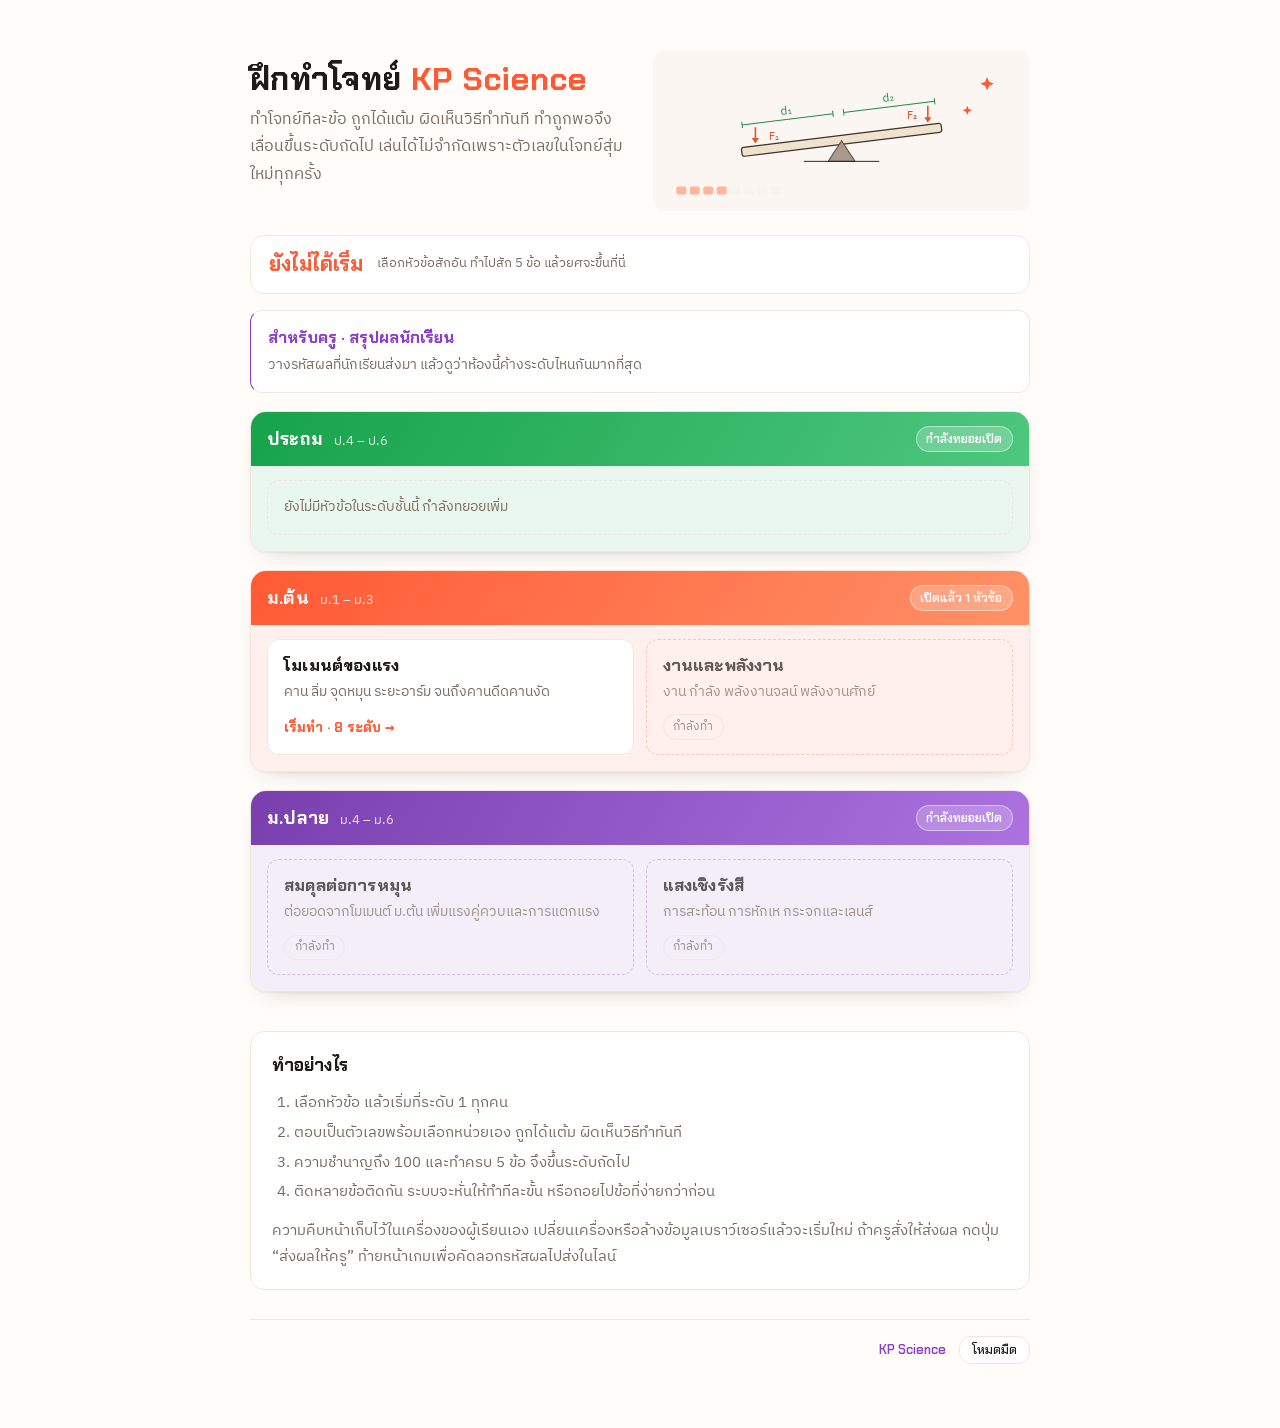
<file: drill/index.html>
<!doctype html>
<html lang="th">
<head>
<meta charset="utf-8">
<meta name="viewport" content="width=device-width, initial-scale=1, viewport-fit=cover">
<title>ฝึกทำโจทย์ KP Science · KP Science</title>
<meta name="description" content="ทำโจทย์ทีละข้อ ถูกได้แต้ม ผิดเห็นวิธีทำทันที ทำถูกพอจึงเลื่อนขึ้นระดับถัดไป เล่นได้ไม่จำกัดเพราะตัวเลขในโจทย์สุ่มใหม่ทุกครั้ง">
<meta name="author" content="ครูโกเมน · KP Science">
<meta name="theme-color" content="#fffcf9" media="(prefers-color-scheme: light)">
<meta name="theme-color" content="#1b1917" media="(prefers-color-scheme: dark)">
<link rel="canonical" href="https://www.kpscience.com/drill/">
<link rel="icon" href="data:image/svg+xml,%3Csvg%20xmlns%3D%22http%3A%2F%2Fwww.w3.org%2F2000%2Fsvg%22%20viewBox%3D%220%200%2032%2032%22%3E%3Crect%20width%3D%2232%22%20height%3D%2232%22%20rx%3D%227%22%20fill%3D%22%23101a2b%22%2F%3E%3Cg%20transform%3D%22rotate(-8%2016%2017)%22%3E%3Crect%20x%3D%224%22%20y%3D%2215.2%22%20width%3D%2224%22%20height%3D%223.6%22%20rx%3D%221.4%22%20fill%3D%22%23efe3cf%22%2F%3E%3Crect%20x%3D%225.5%22%20y%3D%2210.6%22%20width%3D%226%22%20height%3D%224.6%22%20rx%3D%221%22%20fill%3D%22%239cc4ec%22%2F%3E%3C%2Fg%3E%3Cpath%20d%3D%22M16%2018.6%20L21%2026%20L11%2026%20Z%22%20fill%3D%22%238a94a6%22%2F%3E%3Cpath%20d%3D%22M24%206%20v5.6%22%20stroke%3D%22%23ff7d4d%22%20stroke-width%3D%222.2%22%20stroke-linecap%3D%22round%22%2F%3E%3Cpath%20d%3D%22M21.4%2011%20L26.6%2011%20L24%2014.6%20Z%22%20fill%3D%22%23ff7d4d%22%2F%3E%3C%2Fsvg%3E">
<meta property="og:type" content="website">
<meta property="og:site_name" content="KP Science">
<meta property="og:title" content="ฝึกทำโจทย์ KP Science · KP Science">
<meta property="og:description" content="ทำโจทย์ทีละข้อ ถูกได้แต้ม ผิดเห็นวิธีทำทันที ทำถูกพอจึงเลื่อนขึ้นระดับถัดไป เล่นได้ไม่จำกัดเพราะตัวเลขในโจทย์สุ่มใหม่ทุกครั้ง">
<meta property="og:url" content="https://www.kpscience.com/drill/">
<meta property="og:locale" content="th_TH">
<meta name="twitter:card" content="summary">
<link rel="preconnect" href="https://fonts.googleapis.com">
<link rel="preconnect" href="https://fonts.gstatic.com" crossorigin>
<link rel="stylesheet" href="https://fonts.googleapis.com/css2?family=Chakra+Petch:wght@500;600;700&family=IBM+Plex+Sans+Thai:wght@400;500;600&display=swap">
<link rel="stylesheet" href="assets/drill.css?v=14kwljl">
</head>
<body>
<div class="wrap">
<div class="hero hero-art"><div><h1>ฝึกทำโจทย์ <em>KP Science</em></h1><p>ทำโจทย์ทีละข้อ ถูกได้แต้ม ผิดเห็นวิธีทำทันที ทำถูกพอจึงเลื่อนขึ้นระดับถัดไป เล่นได้ไม่จำกัดเพราะตัวเลขในโจทย์สุ่มใหม่ทุกครั้ง</p></div>
<div id="heroart"></div></div>
<div class="rankband" id="profile"></div>
<a class="teachlink" href="teacher/"><b>สำหรับครู · สรุปผลนักเรียน</b>
  <span>วางรหัสผลที่นักเรียนส่งมา แล้วดูว่าห้องนี้ค้างระดับไหนกันมากที่สุด</span></a>
<section class="gcard g-prathom">
  <header class="gcard-top">
    <div class="gc-id"><h2><a href="prathom/">ประถม</a></h2><span class="n">ป.4 – ป.6</span></div>
    <span class="cnt">กำลังทยอยเปิด</span>
  </header>
  <div class="cards">
<div class="empty">ยังไม่มีหัวข้อในระดับชั้นนี้ กำลังทยอยเพิ่ม</div>
  </div>
</section>
<section class="gcard g-m-ton">
  <header class="gcard-top">
    <div class="gc-id"><h2><a href="m-ton/">ม.ต้น</a></h2><span class="n">ม.1 – ม.3</span></div>
    <span class="cnt">เปิดแล้ว 1 หัวข้อ</span>
  </header>
  <div class="cards">
<a class="card-link" href="m-ton/moment/" data-topic="m-ton.moment"><h3>โมเมนต์ของแรง</h3><p>คาน ลิ่ม จุดหมุน ระยะอาร์ม จนถึงคานดีดคานงัด</p>
       <span class="go">เริ่มทำ · 8 ระดับ →</span></a>
<div class="card-link card-soon"><h3>งานและพลังงาน</h3><p>งาน กำลัง พลังงานจลน์ พลังงานศักย์</p>
       <span class="soon">กำลังทำ</span></div>
  </div>
</section>
<section class="gcard g-m-plai">
  <header class="gcard-top">
    <div class="gc-id"><h2><a href="m-plai/">ม.ปลาย</a></h2><span class="n">ม.4 – ม.6</span></div>
    <span class="cnt">กำลังทยอยเปิด</span>
  </header>
  <div class="cards">
<div class="card-link card-soon"><h3>สมดุลต่อการหมุน</h3><p>ต่อยอดจากโมเมนต์ ม.ต้น เพิ่มแรงคู่ควบและการแตกแรง</p>
       <span class="soon">กำลังทำ</span></div>
<div class="card-link card-soon"><h3>แสงเชิงรังสี</h3><p>การสะท้อน การหักเห กระจกและเลนส์</p>
       <span class="soon">กำลังทำ</span></div>
  </div>
</section>
<div class="howto">
  <h2>ทำอย่างไร</h2>
  <ol>
    <li>เลือกหัวข้อ แล้วเริ่มที่ระดับ 1 ทุกคน</li>
    <li>ตอบเป็นตัวเลขพร้อมเลือกหน่วยเอง ถูกได้แต้ม ผิดเห็นวิธีทำทันที</li>
    <li>ความชำนาญถึง 100 และทำครบ 5 ข้อ จึงขึ้นระดับถัดไป</li>
    <li>ติดหลายข้อติดกัน ระบบจะหั่นให้ทำทีละขั้น หรือถอยไปข้อที่ง่ายกว่าก่อน</li>
  </ol>
  <p>ความคืบหน้าเก็บไว้ในเครื่องของผู้เรียนเอง เปลี่ยนเครื่องหรือล้างข้อมูลเบราว์เซอร์แล้วจะเริ่มใหม่ ถ้าครูสั่งให้ส่งผล กดปุ่ม “ส่งผลให้ครู” ท้ายหน้าเกมเพื่อคัดลอกรหัสผลไปส่งในไลน์</p>
</div>
<footer>
  
  <span class="sp"></span>
  
  <a href="https://www.kpscience.com" class="site">KP Science</a>
  
  
  
</footer>
</div>
<script>(function(){var K='kp-drill-theme';
try{var t=localStorage.getItem(K);if(t)document.documentElement.setAttribute('data-theme',t);}catch(e){}
var b=document.createElement('button');b.className='themebtn';b.type='button';
function lab(){var d=document.documentElement.getAttribute('data-theme');
b.textContent=d==='dark'?'โหมดสว่าง':d==='light'?'โหมดตามเครื่อง':'โหมดมืด';}
b.onclick=function(){var d=document.documentElement.getAttribute('data-theme');
var n=d==='dark'?'light':d==='light'?'':'dark';
if(n)document.documentElement.setAttribute('data-theme',n);else document.documentElement.removeAttribute('data-theme');
try{n?localStorage.setItem(K,n):localStorage.removeItem(K);}catch(e){}lab();};
lab();var f=document.querySelector('footer');if(f)f.appendChild(b);})();</script>
<script src="assets/art.js?v=14kwljl"></script>
<script src="assets/rank.js?v=14kwljl"></script>
<script>(function(){
  var ha = document.getElementById('heroart');
  if (ha && window.KPART) ha.innerHTML = KPART.hero();
  var p = KPRANK.scan();
  document.querySelectorAll('.card-link[data-topic]').forEach(function(a){
    var t = p.topics[a.dataset.topic]; if(!t) return;
    var r = KPRANK.of(t.score, t.max);
    var d = document.createElement('div'); d.className='card-prog';
    d.textContent = 'ทำถึงระดับ ' + t.lv + ' · ยศ ' + r.name + ' · ' + t.points + ' แต้ม';
    a.appendChild(d);
  });
  var box = document.getElementById('profile'); if(!box) return;
  if(p.max === 0){
    box.innerHTML = '<div class="rk"><div class="rk-name">ยังไม่ได้เริ่ม</div>' +
      '<div class="rk-next">เลือกหัวข้อสักอัน ทำไปสัก 5 ข้อ แล้วยศจะขึ้นที่นี่</div></div>';
    return;
  }
  var r = KPRANK.of(p.score, p.max);
  box.innerHTML = KPRANK.barHTML(r) +
    '<div class="rk-topics"><span>แต้มรวม ' + p.points + '</span>' +
    '<span>หัวข้อที่เล่นแล้ว ' + Object.keys(p.topics).length + '</span>' +
    (p.done ? '<span>ทำครบทุกระดับ ' + p.done + ' หัวข้อ</span>' : '') + '</div>';
})();</script>
</body>
</html>
</file>
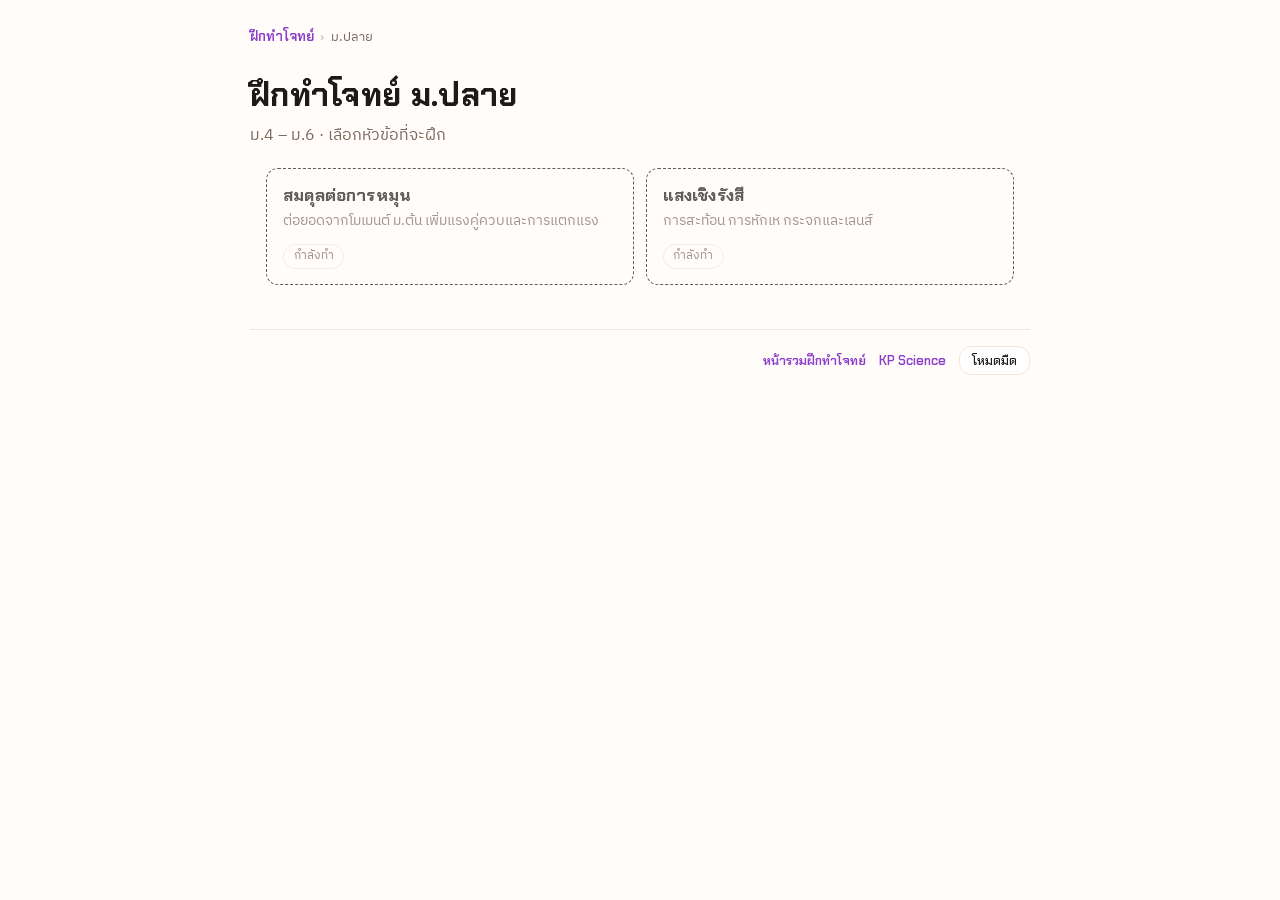
<file: drill/m-plai/index.html>
<!doctype html>
<html lang="th">
<head>
<meta charset="utf-8">
<meta name="viewport" content="width=device-width, initial-scale=1, viewport-fit=cover">
<title>ฝึกทำโจทย์ ม.ปลาย · KP Science</title>
<meta name="description" content="รวมแบบฝึกทำโจทย์วิทยาศาสตร์ ม.ปลาย (ม.4 – ม.6) ของ ครูโกเมน · KP Science">
<meta name="author" content="ครูโกเมน · KP Science">
<meta name="theme-color" content="#fffcf9" media="(prefers-color-scheme: light)">
<meta name="theme-color" content="#1b1917" media="(prefers-color-scheme: dark)">
<link rel="canonical" href="https://www.kpscience.com/drill/m-plai/">
<link rel="icon" href="data:image/svg+xml,%3Csvg%20xmlns%3D%22http%3A%2F%2Fwww.w3.org%2F2000%2Fsvg%22%20viewBox%3D%220%200%2032%2032%22%3E%3Crect%20width%3D%2232%22%20height%3D%2232%22%20rx%3D%227%22%20fill%3D%22%23101a2b%22%2F%3E%3Cg%20transform%3D%22rotate(-8%2016%2017)%22%3E%3Crect%20x%3D%224%22%20y%3D%2215.2%22%20width%3D%2224%22%20height%3D%223.6%22%20rx%3D%221.4%22%20fill%3D%22%23efe3cf%22%2F%3E%3Crect%20x%3D%225.5%22%20y%3D%2210.6%22%20width%3D%226%22%20height%3D%224.6%22%20rx%3D%221%22%20fill%3D%22%239cc4ec%22%2F%3E%3C%2Fg%3E%3Cpath%20d%3D%22M16%2018.6%20L21%2026%20L11%2026%20Z%22%20fill%3D%22%238a94a6%22%2F%3E%3Cpath%20d%3D%22M24%206%20v5.6%22%20stroke%3D%22%23ff7d4d%22%20stroke-width%3D%222.2%22%20stroke-linecap%3D%22round%22%2F%3E%3Cpath%20d%3D%22M21.4%2011%20L26.6%2011%20L24%2014.6%20Z%22%20fill%3D%22%23ff7d4d%22%2F%3E%3C%2Fsvg%3E">
<meta property="og:type" content="website">
<meta property="og:site_name" content="KP Science">
<meta property="og:title" content="ฝึกทำโจทย์ ม.ปลาย · KP Science">
<meta property="og:description" content="รวมแบบฝึกทำโจทย์วิทยาศาสตร์ ม.ปลาย (ม.4 – ม.6) ของ ครูโกเมน · KP Science">
<meta property="og:url" content="https://www.kpscience.com/drill/m-plai/">
<meta property="og:locale" content="th_TH">
<meta name="twitter:card" content="summary">
<link rel="preconnect" href="https://fonts.googleapis.com">
<link rel="preconnect" href="https://fonts.gstatic.com" crossorigin>
<link rel="stylesheet" href="https://fonts.googleapis.com/css2?family=Chakra+Petch:wght@500;600;700&family=IBM+Plex+Sans+Thai:wght@400;500;600&display=swap">
<link rel="stylesheet" href="../assets/drill.css?v=14kwljl">
</head>
<body>
<div class="wrap">
<div class="crumb"><a href="../">ฝึกทำโจทย์</a><span aria-hidden="true">›</span><span>ม.ปลาย</span></div>
<div class="hero"><h1>ฝึกทำโจทย์ ม.ปลาย</h1><p>ม.4 – ม.6 · เลือกหัวข้อที่จะฝึก</p></div>
<div class="cards">
<div class="card-link card-soon"><h3>สมดุลต่อการหมุน</h3><p>ต่อยอดจากโมเมนต์ ม.ต้น เพิ่มแรงคู่ควบและการแตกแรง</p>
       <span class="soon">กำลังทำ</span></div>
<div class="card-link card-soon"><h3>แสงเชิงรังสี</h3><p>การสะท้อน การหักเห กระจกและเลนส์</p>
       <span class="soon">กำลังทำ</span></div>
</div>
<footer>
  
  <span class="sp"></span>
  <a href="../" class="site">หน้ารวมฝึกทำโจทย์</a>
  <a href="https://www.kpscience.com" class="site">KP Science</a>
  
  
  
</footer>
</div>
<script>(function(){var K='kp-drill-theme';
try{var t=localStorage.getItem(K);if(t)document.documentElement.setAttribute('data-theme',t);}catch(e){}
var b=document.createElement('button');b.className='themebtn';b.type='button';
function lab(){var d=document.documentElement.getAttribute('data-theme');
b.textContent=d==='dark'?'โหมดสว่าง':d==='light'?'โหมดตามเครื่อง':'โหมดมืด';}
b.onclick=function(){var d=document.documentElement.getAttribute('data-theme');
var n=d==='dark'?'light':d==='light'?'':'dark';
if(n)document.documentElement.setAttribute('data-theme',n);else document.documentElement.removeAttribute('data-theme');
try{n?localStorage.setItem(K,n):localStorage.removeItem(K);}catch(e){}lab();};
lab();var f=document.querySelector('footer');if(f)f.appendChild(b);})();</script>
<script src="../assets/art.js?v=14kwljl"></script>
<script src="../assets/rank.js?v=14kwljl"></script>
<script>(function(){
  var ha = document.getElementById('heroart');
  if (ha && window.KPART) ha.innerHTML = KPART.hero();
  var p = KPRANK.scan();
  document.querySelectorAll('.card-link[data-topic]').forEach(function(a){
    var t = p.topics[a.dataset.topic]; if(!t) return;
    var r = KPRANK.of(t.score, t.max);
    var d = document.createElement('div'); d.className='card-prog';
    d.textContent = 'ทำถึงระดับ ' + t.lv + ' · ยศ ' + r.name + ' · ' + t.points + ' แต้ม';
    a.appendChild(d);
  });
  var box = document.getElementById('profile'); if(!box) return;
  if(p.max === 0){
    box.innerHTML = '<div class="rk"><div class="rk-name">ยังไม่ได้เริ่ม</div>' +
      '<div class="rk-next">เลือกหัวข้อสักอัน ทำไปสัก 5 ข้อ แล้วยศจะขึ้นที่นี่</div></div>';
    return;
  }
  var r = KPRANK.of(p.score, p.max);
  box.innerHTML = KPRANK.barHTML(r) +
    '<div class="rk-topics"><span>แต้มรวม ' + p.points + '</span>' +
    '<span>หัวข้อที่เล่นแล้ว ' + Object.keys(p.topics).length + '</span>' +
    (p.done ? '<span>ทำครบทุกระดับ ' + p.done + ' หัวข้อ</span>' : '') + '</div>';
})();</script>
</body>
</html>
</file>
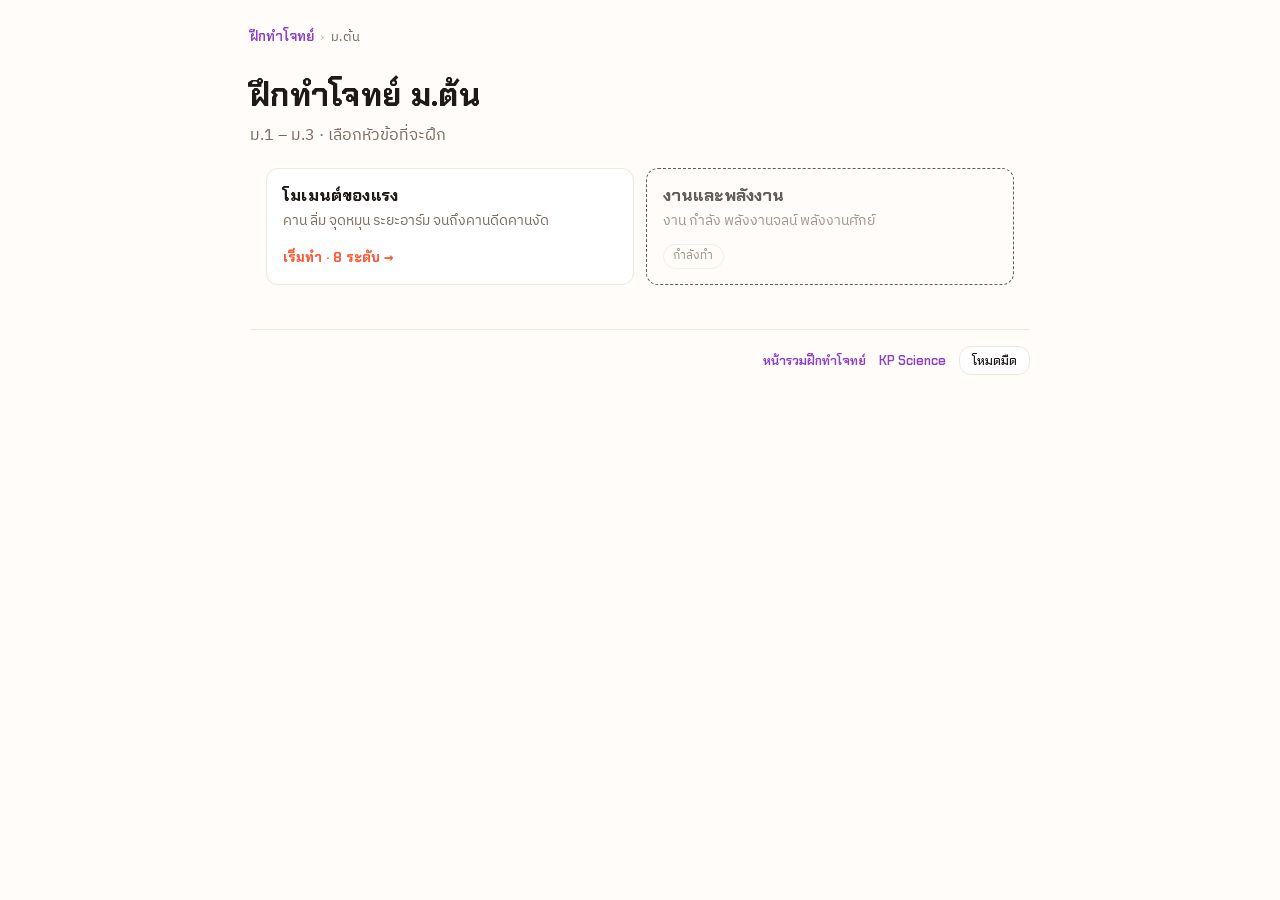
<file: drill/m-ton/index.html>
<!doctype html>
<html lang="th">
<head>
<meta charset="utf-8">
<meta name="viewport" content="width=device-width, initial-scale=1, viewport-fit=cover">
<title>ฝึกทำโจทย์ ม.ต้น · KP Science</title>
<meta name="description" content="รวมแบบฝึกทำโจทย์วิทยาศาสตร์ ม.ต้น (ม.1 – ม.3) ของ ครูโกเมน · KP Science">
<meta name="author" content="ครูโกเมน · KP Science">
<meta name="theme-color" content="#fffcf9" media="(prefers-color-scheme: light)">
<meta name="theme-color" content="#1b1917" media="(prefers-color-scheme: dark)">
<link rel="canonical" href="https://www.kpscience.com/drill/m-ton/">
<link rel="icon" href="data:image/svg+xml,%3Csvg%20xmlns%3D%22http%3A%2F%2Fwww.w3.org%2F2000%2Fsvg%22%20viewBox%3D%220%200%2032%2032%22%3E%3Crect%20width%3D%2232%22%20height%3D%2232%22%20rx%3D%227%22%20fill%3D%22%23101a2b%22%2F%3E%3Cg%20transform%3D%22rotate(-8%2016%2017)%22%3E%3Crect%20x%3D%224%22%20y%3D%2215.2%22%20width%3D%2224%22%20height%3D%223.6%22%20rx%3D%221.4%22%20fill%3D%22%23efe3cf%22%2F%3E%3Crect%20x%3D%225.5%22%20y%3D%2210.6%22%20width%3D%226%22%20height%3D%224.6%22%20rx%3D%221%22%20fill%3D%22%239cc4ec%22%2F%3E%3C%2Fg%3E%3Cpath%20d%3D%22M16%2018.6%20L21%2026%20L11%2026%20Z%22%20fill%3D%22%238a94a6%22%2F%3E%3Cpath%20d%3D%22M24%206%20v5.6%22%20stroke%3D%22%23ff7d4d%22%20stroke-width%3D%222.2%22%20stroke-linecap%3D%22round%22%2F%3E%3Cpath%20d%3D%22M21.4%2011%20L26.6%2011%20L24%2014.6%20Z%22%20fill%3D%22%23ff7d4d%22%2F%3E%3C%2Fsvg%3E">
<meta property="og:type" content="website">
<meta property="og:site_name" content="KP Science">
<meta property="og:title" content="ฝึกทำโจทย์ ม.ต้น · KP Science">
<meta property="og:description" content="รวมแบบฝึกทำโจทย์วิทยาศาสตร์ ม.ต้น (ม.1 – ม.3) ของ ครูโกเมน · KP Science">
<meta property="og:url" content="https://www.kpscience.com/drill/m-ton/">
<meta property="og:locale" content="th_TH">
<meta name="twitter:card" content="summary">
<link rel="preconnect" href="https://fonts.googleapis.com">
<link rel="preconnect" href="https://fonts.gstatic.com" crossorigin>
<link rel="stylesheet" href="https://fonts.googleapis.com/css2?family=Chakra+Petch:wght@500;600;700&family=IBM+Plex+Sans+Thai:wght@400;500;600&display=swap">
<link rel="stylesheet" href="../assets/drill.css?v=14kwljl">
</head>
<body>
<div class="wrap">
<div class="crumb"><a href="../">ฝึกทำโจทย์</a><span aria-hidden="true">›</span><span>ม.ต้น</span></div>
<div class="hero"><h1>ฝึกทำโจทย์ ม.ต้น</h1><p>ม.1 – ม.3 · เลือกหัวข้อที่จะฝึก</p></div>
<div class="cards">
<a class="card-link" href="moment/" data-topic="m-ton.moment"><h3>โมเมนต์ของแรง</h3><p>คาน ลิ่ม จุดหมุน ระยะอาร์ม จนถึงคานดีดคานงัด</p>
       <span class="go">เริ่มทำ · 8 ระดับ →</span></a>
<div class="card-link card-soon"><h3>งานและพลังงาน</h3><p>งาน กำลัง พลังงานจลน์ พลังงานศักย์</p>
       <span class="soon">กำลังทำ</span></div>
</div>
<footer>
  
  <span class="sp"></span>
  <a href="../" class="site">หน้ารวมฝึกทำโจทย์</a>
  <a href="https://www.kpscience.com" class="site">KP Science</a>
  
  
  
</footer>
</div>
<script>(function(){var K='kp-drill-theme';
try{var t=localStorage.getItem(K);if(t)document.documentElement.setAttribute('data-theme',t);}catch(e){}
var b=document.createElement('button');b.className='themebtn';b.type='button';
function lab(){var d=document.documentElement.getAttribute('data-theme');
b.textContent=d==='dark'?'โหมดสว่าง':d==='light'?'โหมดตามเครื่อง':'โหมดมืด';}
b.onclick=function(){var d=document.documentElement.getAttribute('data-theme');
var n=d==='dark'?'light':d==='light'?'':'dark';
if(n)document.documentElement.setAttribute('data-theme',n);else document.documentElement.removeAttribute('data-theme');
try{n?localStorage.setItem(K,n):localStorage.removeItem(K);}catch(e){}lab();};
lab();var f=document.querySelector('footer');if(f)f.appendChild(b);})();</script>
<script src="../assets/art.js?v=14kwljl"></script>
<script src="../assets/rank.js?v=14kwljl"></script>
<script>(function(){
  var ha = document.getElementById('heroart');
  if (ha && window.KPART) ha.innerHTML = KPART.hero();
  var p = KPRANK.scan();
  document.querySelectorAll('.card-link[data-topic]').forEach(function(a){
    var t = p.topics[a.dataset.topic]; if(!t) return;
    var r = KPRANK.of(t.score, t.max);
    var d = document.createElement('div'); d.className='card-prog';
    d.textContent = 'ทำถึงระดับ ' + t.lv + ' · ยศ ' + r.name + ' · ' + t.points + ' แต้ม';
    a.appendChild(d);
  });
  var box = document.getElementById('profile'); if(!box) return;
  if(p.max === 0){
    box.innerHTML = '<div class="rk"><div class="rk-name">ยังไม่ได้เริ่ม</div>' +
      '<div class="rk-next">เลือกหัวข้อสักอัน ทำไปสัก 5 ข้อ แล้วยศจะขึ้นที่นี่</div></div>';
    return;
  }
  var r = KPRANK.of(p.score, p.max);
  box.innerHTML = KPRANK.barHTML(r) +
    '<div class="rk-topics"><span>แต้มรวม ' + p.points + '</span>' +
    '<span>หัวข้อที่เล่นแล้ว ' + Object.keys(p.topics).length + '</span>' +
    (p.done ? '<span>ทำครบทุกระดับ ' + p.done + ' หัวข้อ</span>' : '') + '</div>';
})();</script>
</body>
</html>
</file>
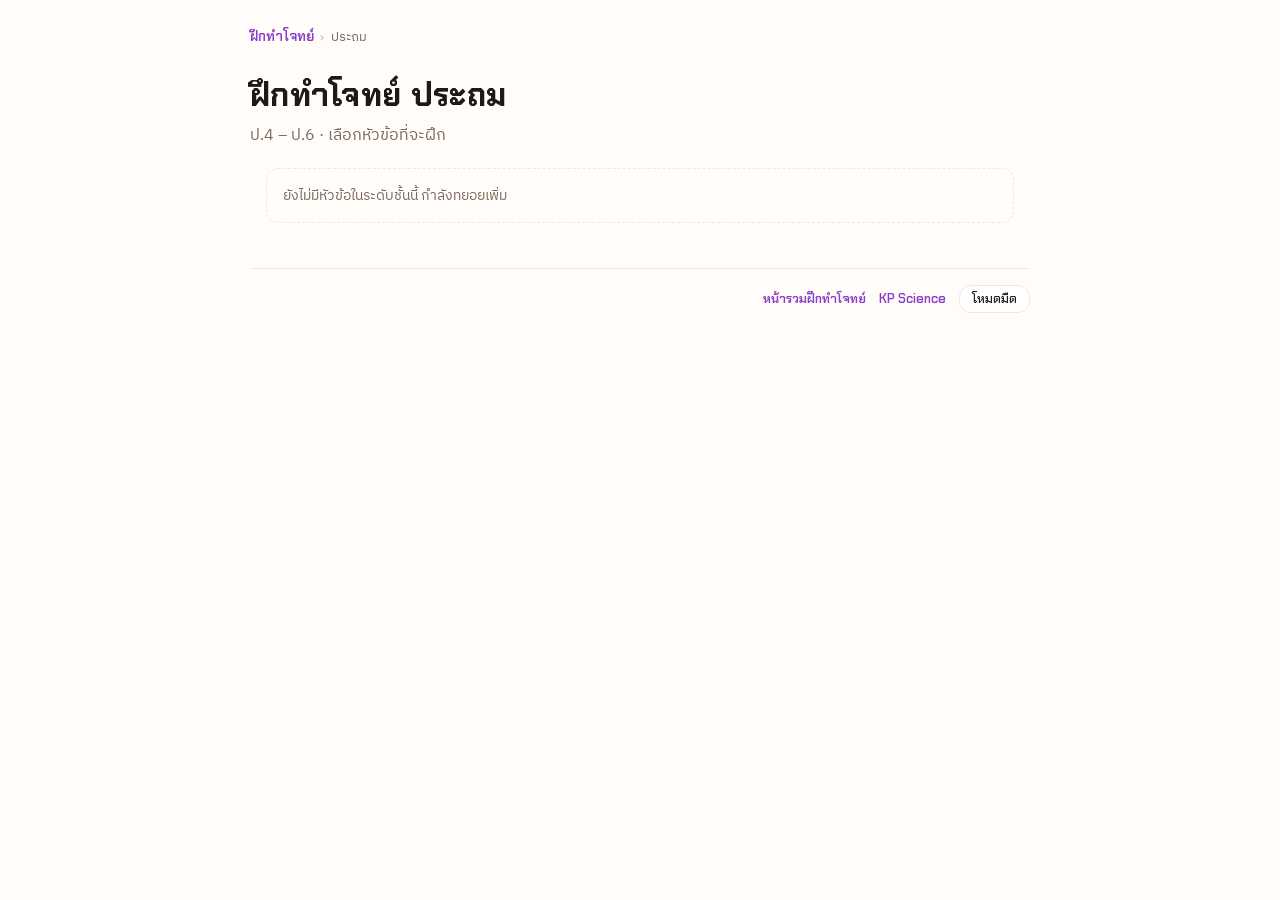
<file: drill/prathom/index.html>
<!doctype html>
<html lang="th">
<head>
<meta charset="utf-8">
<meta name="viewport" content="width=device-width, initial-scale=1, viewport-fit=cover">
<title>ฝึกทำโจทย์ ประถม · KP Science</title>
<meta name="description" content="รวมแบบฝึกทำโจทย์วิทยาศาสตร์ ประถม (ป.4 – ป.6) ของ ครูโกเมน · KP Science">
<meta name="author" content="ครูโกเมน · KP Science">
<meta name="theme-color" content="#fffcf9" media="(prefers-color-scheme: light)">
<meta name="theme-color" content="#1b1917" media="(prefers-color-scheme: dark)">
<link rel="canonical" href="https://www.kpscience.com/drill/prathom/">
<link rel="icon" href="data:image/svg+xml,%3Csvg%20xmlns%3D%22http%3A%2F%2Fwww.w3.org%2F2000%2Fsvg%22%20viewBox%3D%220%200%2032%2032%22%3E%3Crect%20width%3D%2232%22%20height%3D%2232%22%20rx%3D%227%22%20fill%3D%22%23101a2b%22%2F%3E%3Cg%20transform%3D%22rotate(-8%2016%2017)%22%3E%3Crect%20x%3D%224%22%20y%3D%2215.2%22%20width%3D%2224%22%20height%3D%223.6%22%20rx%3D%221.4%22%20fill%3D%22%23efe3cf%22%2F%3E%3Crect%20x%3D%225.5%22%20y%3D%2210.6%22%20width%3D%226%22%20height%3D%224.6%22%20rx%3D%221%22%20fill%3D%22%239cc4ec%22%2F%3E%3C%2Fg%3E%3Cpath%20d%3D%22M16%2018.6%20L21%2026%20L11%2026%20Z%22%20fill%3D%22%238a94a6%22%2F%3E%3Cpath%20d%3D%22M24%206%20v5.6%22%20stroke%3D%22%23ff7d4d%22%20stroke-width%3D%222.2%22%20stroke-linecap%3D%22round%22%2F%3E%3Cpath%20d%3D%22M21.4%2011%20L26.6%2011%20L24%2014.6%20Z%22%20fill%3D%22%23ff7d4d%22%2F%3E%3C%2Fsvg%3E">
<meta property="og:type" content="website">
<meta property="og:site_name" content="KP Science">
<meta property="og:title" content="ฝึกทำโจทย์ ประถม · KP Science">
<meta property="og:description" content="รวมแบบฝึกทำโจทย์วิทยาศาสตร์ ประถม (ป.4 – ป.6) ของ ครูโกเมน · KP Science">
<meta property="og:url" content="https://www.kpscience.com/drill/prathom/">
<meta property="og:locale" content="th_TH">
<meta name="twitter:card" content="summary">
<link rel="preconnect" href="https://fonts.googleapis.com">
<link rel="preconnect" href="https://fonts.gstatic.com" crossorigin>
<link rel="stylesheet" href="https://fonts.googleapis.com/css2?family=Chakra+Petch:wght@500;600;700&family=IBM+Plex+Sans+Thai:wght@400;500;600&display=swap">
<link rel="stylesheet" href="../assets/drill.css?v=14kwljl">
</head>
<body>
<div class="wrap">
<div class="crumb"><a href="../">ฝึกทำโจทย์</a><span aria-hidden="true">›</span><span>ประถม</span></div>
<div class="hero"><h1>ฝึกทำโจทย์ ประถม</h1><p>ป.4 – ป.6 · เลือกหัวข้อที่จะฝึก</p></div>
<div class="cards">
<div class="empty">ยังไม่มีหัวข้อในระดับชั้นนี้ กำลังทยอยเพิ่ม</div>
</div>
<footer>
  
  <span class="sp"></span>
  <a href="../" class="site">หน้ารวมฝึกทำโจทย์</a>
  <a href="https://www.kpscience.com" class="site">KP Science</a>
  
  
  
</footer>
</div>
<script>(function(){var K='kp-drill-theme';
try{var t=localStorage.getItem(K);if(t)document.documentElement.setAttribute('data-theme',t);}catch(e){}
var b=document.createElement('button');b.className='themebtn';b.type='button';
function lab(){var d=document.documentElement.getAttribute('data-theme');
b.textContent=d==='dark'?'โหมดสว่าง':d==='light'?'โหมดตามเครื่อง':'โหมดมืด';}
b.onclick=function(){var d=document.documentElement.getAttribute('data-theme');
var n=d==='dark'?'light':d==='light'?'':'dark';
if(n)document.documentElement.setAttribute('data-theme',n);else document.documentElement.removeAttribute('data-theme');
try{n?localStorage.setItem(K,n):localStorage.removeItem(K);}catch(e){}lab();};
lab();var f=document.querySelector('footer');if(f)f.appendChild(b);})();</script>
<script src="../assets/art.js?v=14kwljl"></script>
<script src="../assets/rank.js?v=14kwljl"></script>
<script>(function(){
  var ha = document.getElementById('heroart');
  if (ha && window.KPART) ha.innerHTML = KPART.hero();
  var p = KPRANK.scan();
  document.querySelectorAll('.card-link[data-topic]').forEach(function(a){
    var t = p.topics[a.dataset.topic]; if(!t) return;
    var r = KPRANK.of(t.score, t.max);
    var d = document.createElement('div'); d.className='card-prog';
    d.textContent = 'ทำถึงระดับ ' + t.lv + ' · ยศ ' + r.name + ' · ' + t.points + ' แต้ม';
    a.appendChild(d);
  });
  var box = document.getElementById('profile'); if(!box) return;
  if(p.max === 0){
    box.innerHTML = '<div class="rk"><div class="rk-name">ยังไม่ได้เริ่ม</div>' +
      '<div class="rk-next">เลือกหัวข้อสักอัน ทำไปสัก 5 ข้อ แล้วยศจะขึ้นที่นี่</div></div>';
    return;
  }
  var r = KPRANK.of(p.score, p.max);
  box.innerHTML = KPRANK.barHTML(r) +
    '<div class="rk-topics"><span>แต้มรวม ' + p.points + '</span>' +
    '<span>หัวข้อที่เล่นแล้ว ' + Object.keys(p.topics).length + '</span>' +
    (p.done ? '<span>ทำครบทุกระดับ ' + p.done + ' หัวข้อ</span>' : '') + '</div>';
})();</script>
</body>
</html>
</file>
<file: drill/assets/drill.css>
/* ─────────────────────────────────────────────────────────────
   ฝึกทำโจทย์ KP Science
   แนวทาง: ทั้งหน้าเป็น "กระดาษเขียนแบบ" ให้เข้ากับรูปคานที่เป็นแบบร่าง
   สีส้มของลูกศรแรงในรูป คือสีหลักของหน้า ใช้กับสิ่งที่กำลังเกิดขึ้น
   สีเขียวของเส้นบอกระยะ คือสีของความคืบหน้าและคำตอบที่ถูก
   เลย์เอาต์: คอลัมน์เดียว 780px · แถบระดับเป็นคานกระดก · โจทย์อยู่บนแผ่นแบบ
   ───────────────────────────────────────────────────────────── */
:root{
  --paper:#fffcf9;  --grid:transparent; --card:#ffffff; --sunk:#fbf6f1;
  --ink:#1d1a17;    --ink-soft:#7b6a5d; --line:#efe7de; --line-soft:#f8f3ee;
  --accent:#ff5a36; --accent-2:#ffb49c; --accent-bg:#fff0ea;
  --steel:#8b3ec9;  --dim:#2f9e44;    --ok:#2f9e44;   --bad:#e23c43;
  --hp:#e8384f;     --hp-2:#ff9b86;   --xp:#35b94d;
  --shadow:0 1px 2px rgba(74,48,28,.05),0 10px 24px -16px rgba(74,48,28,.32);
  --font-d:'Chakra Petch','IBM Plex Sans Thai','Noto Sans Thai',system-ui,sans-serif;
  --font-b:'IBM Plex Sans Thai','Noto Sans Thai',system-ui,sans-serif;
  --r:12px;
}
@media (prefers-color-scheme:dark){:root:not([data-theme="light"]){
  --paper:#1b1917; --grid:transparent; --card:#252220; --sunk:#211e1c;
  --ink:#f6ece4;   --ink-soft:#b3a79d; --line:#3a3530; --line-soft:#2c2825;
  --accent:#ff8257; --accent-2:#8f4530; --accent-bg:#32201a;
  --steel:#c492f0; --dim:#5fd97f;  --ok:#5fd97f;  --bad:#ff6b6b;
  --hp:#ff5f6d;    --hp-2:#8c3340; --xp:#5fd97f;
  --shadow:0 1px 2px rgba(0,0,0,.35),0 10px 26px -18px rgba(0,0,0,.9);
  color-scheme:dark}}
:root[data-theme="dark"]{
  --paper:#1b1917; --grid:transparent; --card:#252220; --sunk:#211e1c;
  --ink:#f6ece4;   --ink-soft:#b3a79d; --line:#3a3530; --line-soft:#2c2825;
  --accent:#ff8257; --accent-2:#8f4530; --accent-bg:#32201a;
  --steel:#c492f0; --dim:#5fd97f;  --ok:#5fd97f;  --bad:#ff6b6b;
  --hp:#ff5f6d;    --hp-2:#8c3340; --xp:#5fd97f;
  --shadow:0 1px 2px rgba(0,0,0,.35),0 10px 26px -18px rgba(0,0,0,.9);
  color-scheme:dark}

*{box-sizing:border-box}
body{
  background:var(--paper);color:var(--ink);font-family:var(--font-b);font-size:16px;line-height:1.7;
  padding-left:max(16px,env(safe-area-inset-left,0px));
  padding-right:max(16px,env(safe-area-inset-right,0px));
  padding-block:0 56px;
}
.wrap{max-width:780px;margin:0 auto}
h1,h2,h3,.d{font-family:var(--font-d);text-wrap:balance;letter-spacing:.01em}
.num{font-variant-numeric:tabular-nums}
a{color:var(--steel)}

/* ---------- ปุ่ม ---------- */
button{
  font-family:var(--font-d);font-size:.98rem;font-weight:600;cursor:pointer;border-radius:var(--r);
  border:1px solid var(--line);background:var(--card);color:var(--ink);padding:.6rem 1.15rem;
  transition:border-color .15s,background .15s,color .15s;
}
button:hover{border-color:var(--ink-soft)}
button:focus-visible,input:focus-visible,select:focus-visible,label:focus-within{outline:2.5px solid var(--accent);outline-offset:2px}
button.primary{background:var(--accent);border-color:var(--accent);color:#fff;box-shadow:0 1px 0 rgba(0,0,0,.08)}
button.primary:hover{filter:brightness(1.07)}
button:disabled{opacity:.4;cursor:default;filter:none}

/* ---------- หัวเรื่อง: ชื่อซ้าย ยศขวา จบในแถวเดียว ---------- */
header{
  display:flex;flex-wrap:wrap;gap:.8rem 1.4rem;align-items:center;justify-content:space-between;
  padding-block:1.1rem .9rem;
}
.head-t{flex:1 1 240px}
header .t{margin:0;font-size:1.55rem;font-weight:700;line-height:1.2;letter-spacing:-.01em}
header .sub{color:var(--ink-soft);font-size:.84rem;line-height:1.5}
.me{display:flex;flex-direction:column;gap:.25rem;align-items:flex-end}
.me-id{display:flex;gap:.5rem;align-items:center}
.me-txt b{display:block;font-family:var(--font-d);font-size:.98rem;line-height:1.25}
.me-txt span{display:block;font-size:.72rem;color:var(--ink-soft)}
.me-num{display:flex;gap:.35rem;font-size:.74rem;color:var(--ink-soft);font-variant-numeric:tabular-nums}
.me-num .hot{color:var(--accent);font-weight:700}

/* ---------- แผงสถานะใบเดียว: ระดับ · EXP · เลือด · ภารกิจ ----------
   รวมทุกอย่างไว้ใบเดียวแทนที่จะเป็นสามการ์ดซ้อนกัน หน้าจะได้ไม่รก */
/* แถบสถานะต้องเตี้ย เพราะถ้ามันสูง โจทย์จะถูกดันตกขอบจอ
   แล้วเด็กต้องเลื่อนหน้าทุกครั้งที่ขึ้นข้อใหม่ ซึ่งกินใจความสนใจไปเปล่า ๆ */
.panel{
  background:var(--card);border:1px solid var(--line);border-radius:14px;
  padding:.5rem .75rem;box-shadow:var(--shadow);
}
.strip{display:flex;align-items:center;gap:.45rem .7rem;flex-wrap:wrap}
.lvtag{font-family:var(--font-d);font-weight:700;font-size:.82rem;color:var(--ink-soft);
  display:flex;align-items:baseline;gap:.3rem;flex:0 0 auto}
.lvtag em{font-style:normal;color:var(--accent);font-size:1.25rem;line-height:1}
.lvname{font-size:.78rem;color:var(--ink-soft);flex:1 1 90px;min-width:0;
  overflow:hidden;text-overflow:ellipsis;white-space:nowrap}
.bars{flex:1 1 190px;min-width:160px;display:flex;flex-direction:column;gap:3px}
.pinfo{width:24px;height:24px;padding:0;flex:0 0 auto;border-radius:50%;
  font-family:var(--font-d);font-weight:700;font-size:.78rem;line-height:1;
  background:var(--sunk);border:1px solid var(--line);color:var(--ink-soft);cursor:pointer}
.pinfo:hover,.pinfo.on{background:var(--accent);border-color:var(--accent);color:#fff}
.panel-more{margin-top:.5rem;padding-top:.45rem;border-top:1px solid var(--line-soft);
  display:flex;flex-direction:column;gap:.15rem}
.panel-more b{font-family:var(--font-d);font-size:.86rem}
.panel-more span{font-size:.76rem;color:var(--ink-soft);line-height:1.6}

.brow{display:flex;align-items:center;gap:.4rem;margin-top:0}
.bk{font-size:.62rem;letter-spacing:.04em;color:var(--ink-soft);width:26px;flex:0 0 auto;font-family:var(--font-d)}
.bar{flex:1;height:7px;border-radius:99px;background:var(--sunk);overflow:hidden}
.bar i{display:block;height:100%;width:0;border-radius:99px;transition:width .4s ease}
.bar.xp i{background:var(--xp)}
.bar.hp i{width:100%;background:var(--hp)}
.bv{font-size:.68rem;color:var(--ink-soft);font-variant-numeric:tabular-nums;flex:0 0 auto;min-width:52px;text-align:right}
.bv b{color:var(--ink);font-family:var(--font-d)}
#hpwrap.low .bar.hp i{background:var(--hp)}
#hpwrap.crit .bar.hp i{animation:pulsehp 1s ease-in-out infinite}
@media (prefers-reduced-motion:reduce){#hpwrap.crit .bar.hp i{animation:none}}

.pass-note{font-size:.78rem;color:var(--ink-soft);margin-top:.4rem;line-height:1.5}
.pass-note[hidden]{display:none}
.pass-note.close{color:var(--accent);font-weight:700}

/* ---------- บันไดระดับเป็นจุด ---------- */
/* แถบด่าน — กดเลือกด่านได้เอง จุดทึบคือด่านประจำเลเวลตัวเอง วงรอบคือด่านที่กำลังเล่น */
.ladder{display:flex;gap:.3rem;margin:0;padding:0;list-style:none}
.ladder li{display:block}
.ladder li button{
  width:18px;height:18px;padding:0;border-radius:50%;background:var(--sunk);border:1px solid var(--line);
  display:grid;place-items:center;font-size:.6rem;font-family:var(--font-d);color:var(--ink-soft);cursor:pointer;
}
.ladder li button:hover:not(:disabled){border-color:var(--accent);color:var(--accent)}
.ladder li.done button{background:var(--ok);border-color:var(--ok);color:#fff}
.ladder li.now button{background:var(--accent);border-color:var(--accent);color:#fff;font-weight:700}
.ladder li.sel button{box-shadow:0 0 0 2px var(--card),0 0 0 4px var(--accent)}
.ladder li.lock button{opacity:.45;cursor:not-allowed}

/* ---------- การ์ดโจทย์ ---------- */
.card{box-shadow:var(--shadow);background:var(--card);border:1px solid var(--line);border-radius:18px;padding:1.3rem 1.35rem 1.25rem;margin-top:.9rem}
/* แถวป้ายจะหายไปเองเมื่อไม่มีป้าย */
.tagrow:empty{display:none}
.tagrow{display:flex;flex-wrap:wrap;gap:.4rem;margin-bottom:.9rem}
.tag{
  font-family:var(--font-d);font-size:.74rem;font-weight:600;letter-spacing:.03em;
  padding:.18rem .62rem;border-radius:99px;border:1.5px solid var(--line);color:var(--ink-soft);
}
.tag.lv{border-color:var(--ink-soft);color:var(--ink)}
.tag.rev{border-color:var(--steel);color:var(--steel)}
.tag.sub{border-color:var(--dim);color:var(--dim)}
.qtext{font-size:1.1rem;line-height:1.95}
.qtext b{color:var(--accent);font-weight:600;font-variant-numeric:tabular-nums}

/* ---------- แผ่นแบบสำหรับรูปคาน ---------- */
.fig{
  margin:1.1rem 0 .4rem;padding:.7rem .5rem .4rem;border:1.5px solid var(--line-soft);border-radius:12px;
  background:var(--sunk);
  background-image:linear-gradient(var(--grid) 1px,transparent 1px),linear-gradient(90deg,var(--grid) 1px,transparent 1px);
  background-size:13px 13px;
  display:flex;justify-content:center;overflow-x:auto;
}

/* ---------- ช่องคำตอบ ---------- */
.fields{display:flex;flex-direction:column;gap:1rem;margin-top:1.2rem}
.f{border-top:1px dashed var(--line);padding-top:.85rem}
.f:first-child{border-top:0;padding-top:0}
.f > label{display:block;font-family:var(--font-d);font-weight:600;font-size:.98rem;margin-bottom:.45rem}
.f input[type=text]{
  font-family:var(--font-d);font-size:1.35rem;font-weight:600;padding:.4rem .7rem;width:150px;
  border-radius:var(--r);border:1.5px solid var(--line);background:var(--sunk);color:var(--ink);
  font-variant-numeric:tabular-nums;
}
.f input[type=text]:focus{background:var(--card)}
.f select{
  font-family:var(--font-b);font-size:1rem;padding:.5rem .7rem;border-radius:var(--r);
  border:1.5px solid var(--line);background:var(--sunk);color:var(--ink);max-width:100%;
}
.row{display:flex;flex-wrap:wrap;gap:.6rem;align-items:center}
.units{display:flex;flex-wrap:wrap;gap:.3rem}
.units input{position:absolute;opacity:0;width:1px;height:1px}
.units label{
  display:inline-block;font-family:var(--font-d);font-size:.92rem;padding:.4rem .7rem;cursor:pointer;
  border:1.5px solid var(--line);border-radius:99px;color:var(--ink-soft);background:var(--card);
  transition:border-color .12s,color .12s,background .12s;
}
.units label:hover{border-color:var(--ink-soft);color:var(--ink)}
.units input:checked + label{border-color:var(--accent);background:var(--accent-bg);color:var(--accent)}
.units input:focus-visible + label{outline:2.5px solid var(--accent);outline-offset:2px}
.acts{display:flex;flex-wrap:wrap;gap:.6rem;margin-top:1.25rem;align-items:center}
.acts .sp{flex:1}

/* ---------- ฟีดแบ็ก ---------- */
.fb{margin-top:1.1rem;border-radius:12px;padding:.95rem 1.1rem;background:var(--sunk);
  border:1.5px solid var(--line);border-left-width:5px}
.fb.good{border-color:var(--ok);background:color-mix(in srgb,var(--ok) 8%,transparent)}
.fb.bad{border-color:var(--bad);background:color-mix(in srgb,var(--bad) 7%,transparent)}
.fb .h{font-family:var(--font-d);font-weight:700;font-size:1.02rem;margin-bottom:.15rem}
.fb.good .h{color:var(--ok)} .fb.bad .h{color:var(--bad)}
.fb .ans{font-family:var(--font-d);font-weight:600;font-variant-numeric:tabular-nums}
.fb .ansbox{display:inline-block;margin-top:.35rem;padding:.3rem .75rem;border-radius:var(--r);
  background:var(--card);border:1.5px solid var(--line)}
.fb .up{margin-top:.7rem;font-family:var(--font-d);font-weight:700;color:var(--ok)}
.fb .tip{margin-top:.6rem;font-size:.94rem}
.steps{list-style:none;counter-reset:s;margin:.75rem 0 0;padding:0}
.steps li{counter-increment:s;position:relative;padding-left:1.9rem;margin-bottom:.35rem;font-size:.97rem;line-height:1.7}
.steps li::before{
  content:counter(s);position:absolute;left:0;top:.28rem;width:1.35rem;height:1.35rem;border-radius:50%;
  border:1.5px solid var(--ink-soft);color:var(--ink-soft);font-family:var(--font-d);font-size:.76rem;
  display:flex;align-items:center;justify-content:center;
}
.hints{margin-top:.95rem;border-left:4px solid var(--accent-2);background:var(--sunk);
  border-radius:0 var(--r) var(--r) 0;padding:.5rem .85rem;font-size:.96rem}
.hints p{margin:.2rem 0}
.hints b{font-family:var(--font-d);color:var(--accent)}
.steps4{display:flex;flex-wrap:wrap;gap:.35rem;margin-top:1.1rem;padding-top:.9rem;
  border-top:1px dashed var(--line);font-size:.73rem;color:var(--ink-soft)}
.steps4 span{border:1px solid var(--line-soft);border-radius:6px;padding:.12rem .5rem;background:var(--sunk)}

/* ---------- ท้ายหน้า ---------- */
footer{margin-top:1.8rem;padding-top:1rem;border-top:1px solid var(--line);
  font-size:.8rem;color:var(--ink-soft);display:flex;flex-wrap:wrap;gap:.8rem;align-items:center}
footer .sp{flex:1}
footer button{font-size:.78rem;padding:.32rem .75rem;font-weight:500}
footer .site{color:var(--steel);text-decoration:none;font-family:var(--font-d);font-weight:600}
footer .site:hover{text-decoration:underline}

@media (max-width:430px){
  header .t{font-size:1.2rem}
  /* บนจอมือถือ คำโปรยใต้ชื่อเรื่องกินที่เท่ากับโจทย์หนึ่งบรรทัดครึ่ง
     และอ่านรอบเดียวก็พอ จึงซ่อนไว้เพื่อให้โจทย์ขึ้นมาอยู่ในจอตั้งแต่เปิด */
  header .sub{display:none}
  .chip{min-width:66px;padding:.3rem .6rem}
  .chip b{font-size:1.08rem}
  .card{padding:1.05rem 1rem}
  .qtext{font-size:1.04rem;line-height:1.85}
  .ladder li button{width:18px;height:18px;font-size:.6rem}
  .panel{padding:.45rem .65rem}
  .lvtag em{font-size:1.2rem}
  .lvname{flex-basis:100%;order:3}
  .bars{flex-basis:100%}
}
/* ---------- รูปคาน (ข้อตกลงการวาดเดียวกับเล่มเรียน) ---------- */
:root{--f-beam:#f0e3cd; --f-beam-s:#3a332c; --f-ful:#a89a8c; --f-ful-s:#5d5146; --f-box:#f0e2fb;
  --f-box-s:#7a3fae; --f-dim:#1f8a4d; --f-for:#e0562c; --f-ink:#2b2621; --f-soft:#7b6a5d; --f-bg:#fff}
@media (prefers-color-scheme:dark){:root:not([data-theme="light"]){
  --f-beam:#6b5a41; --f-beam-s:#cfc3ae; --f-ful:#6b6058; --f-ful-s:#bdb0a3; --f-box:#4a3560;
  --f-box-s:#d7b7f4; --f-dim:#6edb8e; --f-for:#ff8a5c; --f-ink:#f0e7de; --f-soft:#b6a496; --f-bg:#1a1511}}
:root[data-theme="dark"]{
  --f-beam:#6b5a41; --f-beam-s:#cfc3ae; --f-ful:#6b6058; --f-ful-s:#bdb0a3; --f-box:#4a3560;
  --f-box-s:#d7b7f4; --f-dim:#6edb8e; --f-for:#ff8a5c; --f-ink:#f0e7de; --f-soft:#b6a496; --f-bg:#1a1511}
.fig{margin:1rem 0 .2rem;display:flex;justify-content:center;overflow-x:auto}
.figsvg{width:100%;max-width:400px;height:auto;display:block;margin:0 auto}
.figsvg text{font-family:var(--font-b)}
.ft{fill:var(--f-ink)} .fts{fill:var(--f-soft)} .fdt{fill:var(--f-dim)} .ff2{fill:var(--f-for)}
.fbt{fill:var(--f-ink)}
.fbeam{fill:var(--f-beam);stroke:var(--f-beam-s);stroke-width:1.4}
.fful{fill:var(--f-ful);stroke:var(--f-ful-s);stroke-width:1.2}
.fbox{fill:var(--f-box);stroke:var(--f-box-s);stroke-width:1.2}
.fkl{stroke:var(--f-ink);stroke-width:1.1;fill:none}
.fkl2{stroke:var(--f-ink);stroke-width:1.8;fill:none}
.fh{stroke:var(--f-soft);stroke-width:1}
.fdl{stroke:var(--f-dim);stroke-width:1.1;fill:none}
.fd{fill:var(--f-dim)}
.ffl{stroke:var(--f-for);stroke-width:1.8;fill:none}
.ff{fill:var(--f-for)}
.fk{fill:var(--f-ink)}
.fdot{fill:var(--f-bg);stroke:var(--f-ink);stroke-width:1.5}
.fdash{stroke:var(--f-soft);stroke-width:1.1;stroke-dasharray:5 4;fill:none}
.fper{stroke:var(--f-soft);stroke-width:1.5;fill:none}

/* ---------- หน้ารวมและหน้าระดับชั้น ---------- */
.crumb{display:flex;flex-wrap:wrap;gap:.4rem;align-items:center;padding-block:1.1rem .1rem;font-size:.84rem;color:var(--ink-soft)}
.crumb a{color:var(--steel);text-decoration:none;font-family:var(--font-d);font-weight:600}
.crumb a:hover{text-decoration:underline}
.crumb span[aria-hidden]{opacity:.45}
.hero{padding-block:1.7rem .3rem}
.hero h1{margin:0 0 .5rem;font-size:2rem;line-height:1.15}
.hero h1 em{font-style:normal;color:var(--accent)}
.hero p{margin:0;color:var(--ink-soft);max-width:58ch;font-size:1.02rem}
/* ---------- หน้ารวม: หนึ่งระดับชั้น = การ์ดใบหนึ่ง ----------
   แบ่งเป็นกล่องชัด ๆ พร้อมสีประจำชั้น เพื่อให้หาชั้นของตัวเองก่อนแล้วค่อยอ่านหัวข้อ */
.gcard{--g:#ff5a36; --g2:#ff9166;
  margin-top:1.1rem;background:var(--card);border:1px solid var(--line);
  border-radius:16px;overflow:hidden;box-shadow:var(--shadow)}
/* สีประจำชั้น — ประถมเขียว ม.ต้นส้ม ม.ปลายม่วง แถบหัวเป็นสีเต็ม ตัวการ์ดเป็นสีเดียวกันแบบจาง
   เด็กกวาดตาหาสีของชั้นตัวเองได้ก่อนอ่านตัวหนังสือ */
.gcard.g-prathom{--g:#16a34a; --g2:#4ec77f}
.gcard.g-m-ton{--g:#ff5a36; --g2:#ff9166}
.gcard.g-m-plai{--g:#7a3fae; --g2:#ab72e0}
.gcard-top{display:flex;flex-wrap:wrap;gap:.3rem .8rem;align-items:center;justify-content:space-between;
  padding:.75rem 1rem;color:#fff;background:linear-gradient(120deg,var(--g),var(--g2))}
.gc-id{display:flex;flex-wrap:wrap;gap:.1rem .7rem;align-items:baseline;min-width:0}
.gcard-top h2{margin:0;font-size:1.12rem}
.gcard-top h2 a{text-decoration:none;color:#fff}
.gcard-top h2 a:hover{text-decoration:underline}
.gcard-top .n{font-size:.82rem;color:rgba(255,255,255,.85)}
.cnt{font-family:var(--font-d);font-weight:600;font-size:.75rem;color:#fff;
  background:rgba(255,255,255,.22);border:1px solid rgba(255,255,255,.45);border-radius:99px;padding:.1rem .6rem}
.cards{display:grid;grid-template-columns:repeat(auto-fit,minmax(240px,1fr));gap:.7rem;
  margin:0;padding:.85rem 1rem 1rem;background:color-mix(in srgb,var(--g) 9%,var(--card))}
.card-link{
  display:flex;flex-direction:column;text-decoration:none;color:inherit;background:var(--card);
  border:1px solid var(--line);border-radius:12px;padding:.9rem 1rem;
  transition:border-color .15s,transform .15s,box-shadow .15s;
}
.card-link:hover{border-color:var(--g,var(--accent));transform:translateY(-2px);box-shadow:var(--shadow)}
.card-link h3{margin:0 0 .25rem;font-size:1.05rem;line-height:1.35}
.card-link p{margin:0;font-size:.88rem;color:var(--ink-soft);line-height:1.6;flex:1}
.card-link .go{display:inline-block;margin-top:.7rem;font-family:var(--font-d);font-weight:700;
  font-size:.86rem;color:var(--g,var(--accent))}
.card-soon{background:transparent;border-style:dashed;border-color:color-mix(in srgb,var(--g) 35%,var(--line));opacity:.7}
.card-soon:hover{border-color:var(--line);transform:none;box-shadow:none}
.soon{display:inline-block;margin-top:.7rem;font-size:.74rem;color:var(--ink-soft);
  border:1px solid var(--line);border-radius:99px;padding:.1rem .6rem;align-self:flex-start}
.empty{grid-column:1/-1;border:1px dashed var(--line);border-radius:12px;padding:.9rem 1rem;
  color:var(--ink-soft);font-size:.9rem}
.howto{margin-top:2.4rem;background:var(--card);border:1.5px solid var(--line);border-radius:14px;
  padding:1.2rem 1.3rem;color:var(--ink-soft);font-size:.95rem}
.howto h2{margin:0 0 .6rem;font-size:1.08rem;color:var(--ink)}
.howto ol{margin:.3rem 0;padding-left:1.4rem}
.howto ol li{margin-bottom:.25rem}
.howto p{margin:.8rem 0 0}

/* ---------- แถบยศ ---------- */
.rankband{margin-top:1rem}
.rk{background:var(--card);border:1.5px solid var(--line);border-radius:14px;padding:.9rem 1.15rem 1rem;
  display:flex;gap:.85rem;align-items:center}
.rk-main{flex:1;min-width:0}
.rk-row{display:flex;flex-wrap:wrap;gap:.2rem .8rem;align-items:baseline;justify-content:space-between}
.rk-name{font-family:var(--font-d);font-weight:700;font-size:1.3rem;line-height:1.25;color:var(--accent)}
.rk-sc{font-size:.82rem;color:var(--ink-soft);font-variant-numeric:tabular-nums}
.rk-sc b{color:var(--ink);font-family:var(--font-d)}
.rk-bar{height:9px;border-radius:99px;background:var(--sunk);border:1.5px solid var(--line);overflow:hidden;margin:.5rem 0 .4rem}
.rk-bar i{display:block;height:100%;background:linear-gradient(90deg,var(--accent-2),var(--accent));transition:width .5s ease}
.rk-next{font-size:.79rem;color:var(--ink-soft)}
.fb .why{font-size:.82rem;color:var(--ink-soft);margin-bottom:.1rem}
.rk-topics{display:flex;flex-wrap:wrap;gap:.4rem;margin-top:.7rem;font-size:.78rem;color:var(--ink-soft)}
.rk-topics span{border:1px solid var(--line);border-radius:99px;padding:.1rem .6rem;background:var(--sunk)}
.card-prog{margin-top:.5rem;font-size:.8rem;color:var(--accent);font-family:var(--font-d);font-weight:600}
@media (prefers-reduced-motion:reduce){.rk-bar i{transition:none}}

/* ─────────────────────────────────────────────────────────────
   ส่งผลให้ครู (ในหน้าเกม) + หน้าสรุปผลครู
   ───────────────────────────────────────────────────────────── */
.sharebox{
  margin-top:1.1rem;background:var(--card);border:1.5px solid var(--accent);border-radius:14px;
  padding:1rem 1.1rem 1.1rem;box-shadow:0 2px 0 var(--line-soft);
}
.sh-head{display:flex;align-items:center;gap:.6rem;font-family:var(--font-d);margin-bottom:.6rem}
.sh-head b{font-size:1.06rem}
.sh-x{margin-left:auto;font-size:.78rem;padding:.28rem .7rem;font-weight:500}
.sh-row{display:flex;flex-wrap:wrap;gap:.45rem .7rem;align-items:center;font-size:.9rem;color:var(--ink-soft)}
.sh-row input{
  flex:1 1 220px;font:inherit;font-size:.95rem;color:var(--ink);background:var(--sunk);
  border:1.5px solid var(--line);border-radius:9px;padding:.45rem .7rem;
}
.sharebox textarea{
  width:100%;margin-top:.7rem;font-family:ui-monospace,SFMono-Regular,Menlo,monospace;font-size:.82rem;
  line-height:1.5;color:var(--ink);background:var(--sunk);border:1.5px solid var(--line);
  border-radius:9px;padding:.55rem .7rem;resize:vertical;word-break:break-all;
}
.sh-act{display:flex;flex-wrap:wrap;gap:.6rem .9rem;align-items:center;margin-top:.6rem}
.sh-act .go{
  font-family:var(--font-d);font-weight:700;background:var(--accent);border-color:var(--accent);color:#fff;
}
.sh-msg{font-size:.85rem;color:var(--ok);font-weight:600}
.sh-note{margin:.7rem 0 0;font-size:.84rem;color:var(--ink-soft);line-height:1.6}

.wrap.wide{max-width:1040px}

.teachlink{
  display:block;margin:1rem 0 .4rem;padding:.85rem 1.05rem;text-decoration:none;color:var(--ink);
  background:var(--card);border:1.5px solid var(--line);border-left:5px solid var(--steel);border-radius:12px;
}
.teachlink:hover{border-color:var(--steel)}
.teachlink b{display:block;font-family:var(--font-d);color:var(--steel)}
.teachlink span{font-size:.88rem;color:var(--ink-soft)}

.pastebox{
  margin-top:1.1rem;background:var(--card);border:1.5px solid var(--line);border-radius:14px;padding:1rem 1.1rem;
}
.pastebox label{display:block;font-family:var(--font-d);font-weight:600;font-size:.92rem;margin-bottom:.45rem}
.pastebox textarea{
  width:100%;font-family:ui-monospace,SFMono-Regular,Menlo,monospace;font-size:.82rem;line-height:1.55;
  color:var(--ink);background:var(--sunk);border:1.5px solid var(--line);border-radius:9px;
  padding:.55rem .7rem;resize:vertical;
}
.pact{display:flex;flex-wrap:wrap;gap:.6rem .9rem;align-items:center;margin-top:.7rem}
.pact .go{font-family:var(--font-d);font-weight:700;background:var(--accent);border-color:var(--accent);color:#fff}
.pact .sh-msg{color:var(--ink-soft);font-weight:500}

/* สรุปชั้นเรียน */
.sum{margin-top:1.2rem}
.sgrid{display:grid;grid-template-columns:repeat(auto-fit,minmax(170px,1fr));gap:.7rem}
.st{background:var(--card);border:1.5px solid var(--line);border-radius:12px;padding:.75rem .9rem}
.st .k{display:block;font-size:.82rem;color:var(--ink-soft)}
.st .v{display:block;font-family:var(--font-d);font-size:1.5rem;line-height:1.25;font-variant-numeric:tabular-nums}
.st .n{display:block;font-size:.78rem;color:var(--ink-soft)}

.hist{margin-top:.8rem;background:var(--card);border:1.5px solid var(--line);border-radius:12px;padding:.85rem 1rem}
.hist-h{font-family:var(--font-d);font-weight:600;font-size:.95rem;margin-bottom:.55rem}
.hbs{display:flex;gap:.4rem;align-items:flex-end;height:96px}
.hb{flex:1;display:flex;flex-direction:column;justify-content:flex-end;align-items:center;height:100%;gap:.2rem}
.hb i{display:block;width:100%;background:var(--line);border-radius:4px 4px 0 0;min-height:2px}
.hb.hot i{background:var(--accent)}
.hb b{font-family:var(--font-d);font-size:.8rem;color:var(--ink-soft)}
.hb span{font-size:.76rem;color:var(--ink-soft);font-variant-numeric:tabular-nums;line-height:1}
.hb.hot span{color:var(--accent);font-weight:700}
.hb.hot b{color:var(--accent)}
.hist-n{margin-top:.6rem;font-size:.88rem;color:var(--ink-soft);line-height:1.6}
.hist-n b{color:var(--ink)}

/* แถบเครื่องมือ */
.tools{display:flex;flex-wrap:wrap;gap:.55rem .8rem;align-items:center;margin-top:1.3rem}
.tools .sp{flex:1}
.tools label{font-size:.85rem;color:var(--ink-soft);display:flex;align-items:center;gap:.4rem}
.tools select,.tools input{
  font:inherit;font-size:.9rem;color:var(--ink);background:var(--card);
  border:1.5px solid var(--line);border-radius:9px;padding:.35rem .6rem;
}
.tools button{font-size:.84rem;padding:.4rem .85rem;font-weight:500}

/* ตาราง */
.tbox{margin-top:.7rem;overflow-x:auto;background:var(--card);border:1.5px solid var(--line);border-radius:12px}
.tt{border-collapse:collapse;width:100%;font-size:.92rem}
.tt th,.tt td{text-align:left;padding:.5rem .7rem;border-bottom:1px solid var(--line-soft);white-space:nowrap}
.tt thead th{
  font-family:var(--font-d);font-size:.84rem;color:var(--ink-soft);background:var(--sunk);
  cursor:pointer;user-select:none;position:sticky;top:0;
}
.tt thead th.on{color:var(--accent)}
.tt thead th.on::after{content:'▾';margin-left:.3rem}
.tt thead th.on.up::after{content:'▴'}
.tt tbody tr:hover{background:var(--sunk)}
.tt tbody tr:last-child td{border-bottom:0}
.tt td.num{font-variant-numeric:tabular-nums}
.tt td.small{font-size:.84rem;color:var(--ink-soft)}
.tt td .of{color:var(--ink-soft);font-size:.82rem}
.tt td.who b{display:block;font-family:var(--font-d)}
.tt td.who .rkname{display:block;font-size:.78rem;color:var(--dim)}
.tt td.who .warn{
  display:inline-block;margin-top:.15rem;font-size:.72rem;color:var(--bad);
  border:1px solid var(--bad);border-radius:5px;padding:0 .3rem;
}
.tt tr.suspect td{background:color-mix(in srgb,var(--bad) 7%,transparent)}
.tt button.del{border:0;background:none;color:var(--ink-soft);padding:.2rem .35rem;font-size:.9rem}
.tt button.del:hover{color:var(--bad)}

.lvcells{display:flex;gap:2px;align-items:flex-end;height:30px}
.lvcells i{
  display:block;width:11px;height:100%;background:var(--line-soft);border-radius:2px;
  display:flex;align-items:flex-end;
}
.lvcells i span{display:block;width:100%;background:var(--line);border-radius:2px}
.lvcells i.c-done span{background:var(--ok)}
.lvcells i.c-now span{background:var(--accent)}
.lvcells i.c-part span{background:var(--accent-2)}
.lvcells i.c-none span{background:var(--line)}
.lvcells i.c-now{outline:1.5px solid var(--accent);outline-offset:1px}

@media (max-width:560px){
  .hbs{height:76px}
  .tt th,.tt td{padding:.45rem .5rem}
}

/* ─────────────────────────────────────────────────────────────
   ชั้นแรงจูงใจ: ภารกิจวันนี้ · ข้อทอง · บัตรความรู้ · เกือบผ่าน
   ───────────────────────────────────────────────────────────── */
.quest{
  margin-top:.5rem;background:var(--card);border:1px solid var(--line);border-radius:10px;
  padding:.4rem .6rem;border-left:4px solid var(--steel);
}
.quest:not(.pick){display:flex;align-items:center;gap:.5rem}
.quest:not(.pick) .q-bar{flex:1;margin:0}
.quest:not(.pick) .q-name{flex:0 1 auto;white-space:nowrap;overflow:hidden;text-overflow:ellipsis}
.quest:empty{display:none}
.quest.done{border-left-color:var(--ok)}
.q-h{font-family:var(--font-d);font-weight:700;font-size:.84rem;margin-bottom:.35rem}
.q-opts{display:grid;grid-template-columns:repeat(auto-fit,minmax(150px,1fr));gap:.35rem}
.q-opts button{
  display:flex;align-items:center;gap:.4rem;text-align:left;
  padding:.35rem .55rem;line-height:1.35;
}
.q-opts button .qico{flex:0 0 auto;width:1em;height:1em;margin:0}
.q-opts button b{font-size:.8rem;font-weight:600;flex:1 1 auto}
.q-opts button span{font-size:.76rem;color:var(--accent);font-family:var(--font-d);font-weight:700;flex:0 0 auto}
.q-opts button:hover{border-color:var(--steel)}
.q-row{display:flex;flex-wrap:wrap;gap:.3rem .8rem;align-items:baseline}
.q-name{font-family:var(--font-d);font-weight:700;font-size:.84rem}
.q-pts{margin-left:auto;font-family:var(--font-d);font-weight:700;font-size:.85rem;color:var(--accent)}
.quest.done .q-pts{color:var(--ok)}
.q-bar{height:6px;border-radius:4px;background:var(--sunk);border:1px solid var(--line-soft);margin:.4rem 0 .3rem;overflow:hidden}
.q-bar i{display:block;height:100%;background:var(--steel);transition:width .35s ease}
.quest.done .q-bar i{background:var(--ok)}
.q-n{font-size:.82rem;color:var(--ink-soft)}

.goldbar{
  margin-bottom:.5rem;padding:.45rem .8rem;border-radius:9px;font-family:var(--font-d);font-weight:700;
  color:#7a4a00;background:linear-gradient(90deg,#ffd77a,#ffeab8);border:1.5px solid #e0a52e;
}
@media (prefers-color-scheme:dark){:root:not([data-theme="light"]) .goldbar{color:#ffdf9b;background:linear-gradient(90deg,#4a3a10,#2f2409);border-color:#8a6a1e}}
:root[data-theme="dark"] .goldbar{color:#ffdf9b;background:linear-gradient(90deg,#4a3a10,#2f2409);border-color:#8a6a1e}

.cardwon{
  margin-top:.6rem;padding:.6rem .8rem;border-radius:10px;background:var(--sunk);
  border:1.5px dashed var(--dim);display:flex;gap:.8rem;align-items:center;flex-wrap:wrap;
}
.cw-art{flex:0 0 130px;max-width:130px}
.cw-art .cdart{margin:0}
.cardwon>div:last-child{flex:1 1 200px}
.cardwon span{font-size:.8rem;color:var(--dim);font-family:var(--font-d);font-weight:700}
.cardwon h4{margin:.1rem 0 .15rem;font-family:var(--font-d);font-size:1rem}
.cardwon p{margin:0;font-size:.88rem;color:var(--ink-soft);line-height:1.6}

.cardbox{margin-top:1rem}
.cardbox:empty{display:none}
.cardbox summary{
  display:flex;flex-wrap:wrap;gap:.2rem .7rem;align-items:baseline;cursor:pointer;
  background:var(--card);border:1.5px solid var(--line);border-radius:11px;padding:.55rem .9rem;
  list-style:none;
}
.cardbox summary::-webkit-details-marker{display:none}
.cardbox summary::after{content:'▸';margin-left:auto;color:var(--ink-soft)}
.cardbox details[open] summary::after{content:'▾'}
.cardbox summary:hover{border-color:var(--dim)}
.cardbox summary b{font-family:var(--font-d);font-size:.95rem}
.cardbox summary span{font-size:.82rem;color:var(--ink-soft)}
.cardbox details[open] summary{margin-bottom:.55rem}
.cd-grid{display:grid;grid-template-columns:repeat(auto-fill,minmax(150px,1fr));gap:.55rem}
.cd{
  position:relative;background:var(--sunk);border:1.5px dashed var(--line);border-radius:11px;
  padding:.6rem .7rem .65rem;min-height:92px;
}
.cd b{
  position:absolute;top:.45rem;right:.55rem;font-family:var(--font-d);font-size:.78rem;
  color:var(--ink-soft);opacity:.7;
}
.cd h4{margin:0 0 .2rem;font-family:var(--font-d);font-size:.92rem;color:var(--ink-soft)}
.cd p{margin:0;font-size:.8rem;line-height:1.55;color:var(--ink-soft);opacity:.75}
.cd.on{background:var(--card);border-style:solid;border-color:var(--dim)}
.cd.on h4{color:var(--ink)}
.cd.on p{opacity:1}
.cd.on b{color:var(--dim);opacity:1}

.pass-note.close{color:var(--accent);font-weight:700}
.scale.close .scale-beam{animation:nudge 1.1s ease-in-out infinite}
@keyframes nudge{0%,100%{filter:none}50%{filter:drop-shadow(0 0 6px var(--accent))}}
@media (prefers-reduced-motion:reduce){.scale.close .scale-beam{animation:none}}

/* เป้าแต้มรวมของห้อง (หน้าครู) */
.goal{background:var(--card);border:1.5px solid var(--line);border-left:5px solid var(--accent);
  border-radius:12px;padding:.8rem 1rem;margin-bottom:.8rem}
.goal-row{display:flex;flex-wrap:wrap;gap:.3rem .8rem;align-items:baseline}
.goal-row b{font-family:var(--font-d);font-size:1rem}
.goal-v{margin-left:auto;font-family:var(--font-d);font-weight:700;font-variant-numeric:tabular-nums}
.goal-v input{width:7ch;font:inherit;color:var(--ink);background:var(--sunk);
  border:1.5px solid var(--line);border-radius:7px;padding:.1rem .35rem;text-align:right}
.goal-bar{height:12px;border-radius:7px;background:var(--sunk);border:1px solid var(--line-soft);
  margin:.55rem 0 .35rem;overflow:hidden}
.goal-bar i{display:block;height:100%;background:linear-gradient(90deg,var(--accent-2),var(--accent));transition:width .4s ease}
.goal-n{font-size:.85rem;color:var(--ink-soft)}

/* ─────────────────────────────────────────────────────────────
   ภาพประกอบ SVG: ตรายศ · รูปบนบัตร · ไอคอน · ภาพเปิดหน้ารวม
   สีมาจากชุดเดียวกับรูปคานในโจทย์ เด็กจึงอ่านภาพได้ด้วยกติกาเดิม
   ───────────────────────────────────────────────────────────── */
.badge{width:46px;height:46px;flex:0 0 auto;display:block}
.bd-bg{fill:var(--sunk)}
.bd-ed{fill:none;stroke:var(--line);stroke-width:2}
.badge.t1 .bd-ed,.badge.t2 .bd-ed{stroke:var(--steel)}
.badge.t3 .bd-ed,.badge.t4 .bd-ed{stroke:var(--dim)}
.badge.t5 .bd-ed{stroke:var(--accent)}
.badge.t6 .bd-ed{stroke:#d9a21b;stroke-width:2.4}
.badge.t1 .bd-bg,.badge.t2 .bd-bg{fill:color-mix(in srgb,var(--steel) 10%,var(--sunk))}
.badge.t3 .bd-bg,.badge.t4 .bd-bg{fill:color-mix(in srgb,var(--dim) 12%,var(--sunk))}
.badge.t5 .bd-bg{fill:color-mix(in srgb,var(--accent) 12%,var(--sunk))}
.badge.t6 .bd-bg{fill:color-mix(in srgb,#d9a21b 18%,var(--sunk))}
.bd-st{fill:#d9a21b}
.badge.sm{width:30px;height:30px}

.qico{width:1.05em;height:1.05em;vertical-align:-.16em;margin-right:.3rem;flex:0 0 auto}
.i-l{fill:none;stroke:currentColor;stroke-width:2;stroke-linecap:round;stroke-linejoin:round}
.i-f{fill:currentColor}
.qico.gold{color:#d9a21b;width:1.2em;height:1.2em}

.cdart{width:100%;height:auto;display:block;margin:.1rem 0 .4rem}
.cd .cdart{opacity:.17}        /* ใบที่ยังไม่ได้ เห็นเงารูปราง ๆ ไว้ให้อยากเปิด */
.cd.on .cdart{opacity:1}

.heroart{width:100%;max-width:440px;height:auto;display:block;margin:.9rem 0 .2rem}
.h-grid{fill:var(--sunk)}
.h-step{fill:var(--line-soft)}
.h-step.on{fill:var(--accent-2)}
.h-spark{fill:var(--accent)}


.hero-art{display:flex;flex-wrap:wrap;gap:.8rem 1.6rem;align-items:center}
.hero-art>div:first-child{flex:1 1 300px}
.hero-art #heroart{flex:1 1 300px;max-width:440px}

/* ─────────────────────────────────────────────────────────────
   ระบบไต่เลเวลแบบเกม: หลอดเลือด · บรรทัด EXP · ข้อเลือกตอบ · กล่องสถานการณ์
   ───────────────────────────────────────────────────────────── */
.hp{display:flex;align-items:center;gap:.5rem;margin-top:.7rem}
.hp-k{font-size:.78rem;color:var(--ink-soft);font-family:var(--font-d);font-weight:600}
.hp-bar{flex:1;height:10px;border-radius:99px;background:var(--sunk);border:1.5px solid var(--line);overflow:hidden}
.hp-bar i{display:block;height:100%;width:100%;background:linear-gradient(90deg,var(--hp-2),var(--hp));transition:width .35s ease}
.hp-v{font-size:.78rem;color:var(--ink-soft);font-variant-numeric:tabular-nums}
.hp-v b{color:var(--ink);font-family:var(--font-d)}
.hp.low .hp-bar{border-color:var(--hp)}
.hp.crit .hp-bar i{animation:pulsehp 1s ease-in-out infinite}
@keyframes pulsehp{0%,100%{opacity:1}50%{opacity:.45}}
@media (prefers-reduced-motion:reduce){.hp.crit .hp-bar i{animation:none}}
.downs{font-size:.76rem;color:var(--ink-soft);margin-top:.25rem}
.downs:empty{display:none}

.statline{display:flex;flex-wrap:wrap;gap:.4rem;margin:.35rem 0 .1rem;font-family:var(--font-d);font-size:.84rem;font-weight:700}
.statline span{border-radius:99px;padding:.08rem .6rem;border:1.5px solid currentColor}
.st-xp{color:var(--xp)}
.st-hp{color:var(--ok)}
.st-dm{color:var(--hp)}
.st-left{color:var(--ink-soft);font-weight:500}

.down{
  margin-top:.6rem;padding:.6rem .85rem;border-radius:10px;font-family:var(--font-d);font-weight:700;
  color:#fff;background:linear-gradient(90deg,var(--hp-2),var(--hp));
}

.scene{
  margin:0 0 .8rem;padding:.7rem .9rem;border-radius:11px;background:var(--sunk);
  border:1.5px solid var(--line-soft);border-left:4px solid var(--steel);
  font-size:.95rem;line-height:1.75;color:var(--ink-soft);
}
.scene b{color:var(--ink)}

.choices{display:flex;flex-direction:column;gap:.5rem;margin-top:.9rem}
.ch{
  display:flex;gap:.65rem;align-items:flex-start;cursor:pointer;
  border:1.5px solid var(--line);border-radius:11px;padding:.6rem .8rem;background:var(--sunk);
  line-height:1.65;transition:border-color .15s,background .15s;
}
.ch:hover{border-color:var(--steel)}
.ch input{position:absolute;opacity:0;width:0;height:0}
.ch-k{
  flex:0 0 26px;height:26px;border-radius:50%;border:1.5px solid var(--line);
  display:grid;place-items:center;font-family:var(--font-d);font-weight:700;font-size:.86rem;
  color:var(--ink-soft);background:var(--card);
}
.ch-t{flex:1;font-size:.95rem}
.ch:has(input:checked){border-color:var(--accent);background:var(--accent-bg)}
.ch:has(input:checked) .ch-k{background:var(--accent);border-color:var(--accent);color:#fff}
.ch:has(input:focus-visible){outline:2.5px solid var(--accent);outline-offset:2px}

/* ─────────────────────────────────────────────────────────────
   ยุบให้เหลือน้อยชิ้น: ภารกิจเป็นแถบเดียวในแผงสถานะ
   ───────────────────────────────────────────────────────────── */
.quest{
  display:flex;align-items:center;gap:.5rem;margin:.85rem 0 0;padding:.5rem .7rem;
  background:var(--sunk);border:0;border-radius:12px;color:var(--ink-soft);font-size:.82rem;
}
.quest .qico{color:var(--steel);margin:0}
.q-name{font-family:var(--font-d);font-weight:600;color:var(--ink);white-space:nowrap;
  overflow:hidden;text-overflow:ellipsis;max-width:46%}
.quest .q-bar{flex:1;height:6px;margin:0;border:0;border-radius:99px;background:var(--line-soft);overflow:hidden}
.quest .q-bar i{display:block;height:100%;background:var(--steel);border-radius:99px;transition:width .35s ease}
.q-v{font-variant-numeric:tabular-nums;white-space:nowrap;font-size:.76rem}
.quest.done{background:color-mix(in srgb,var(--ok) 12%,var(--sunk))}
.quest.done .q-bar i{background:var(--ok)}
.quest.done .q-v{color:var(--ok);font-weight:700}

.quest.pick{display:block;background:var(--sunk);padding:.7rem .8rem .75rem}
.quest.pick .q-h{font-family:var(--font-d);font-weight:700;font-size:.88rem;color:var(--ink);margin-bottom:.5rem}
.quest.pick .q-opts{display:flex;flex-wrap:wrap;gap:.4rem}
.quest.pick .q-opts button{
  flex:1 1 170px;display:flex;align-items:center;gap:.4rem;text-align:left;
  padding:.45rem .65rem;font-size:.84rem;font-weight:500;background:var(--card);border-radius:10px;
}
.quest.pick .q-opts button b{font-weight:600;flex:1;font-size:.84rem}
.quest.pick .q-opts button span{color:var(--accent);font-family:var(--font-d);font-weight:700;font-size:.78rem}
.quest.pick .q-opts button:hover{border-color:var(--steel)}
.quest.pick .q-opts .qico{color:var(--steel)}

/* เส้นขอบบางลงทั้งหน้า ให้ดูโล่ง */
.cardbox summary,.pastebox,.goal,.st,.hist,.tbox,.teachlink,.card-link,.howto,.rk,.sharebox,.scene,.ch,.cd{
  border-width:1px;
}
.fig{margin:.9rem 0 .1rem;background:var(--sunk);border-radius:14px;padding:.6rem .4rem}
.downs{margin-top:.3rem}

/* ─── กระดานทด + เครื่องคิดเลข ───────────────────────────────
   ปุ่มลอยสองปุ่มมุมขวาล่าง แผ่นเครื่องมือลอยอยู่เหนือปุ่ม
   ใช้สีและเส้นชุดเดียวกับการ์ดโจทย์ จึงไม่รู้สึกว่าเป็นของแปลกปลอม */
body.has-kt{padding-bottom:104px}
.kt-dock{position:fixed;right:16px;bottom:16px;z-index:70;display:flex;flex-direction:column;gap:10px}
.kt-fab{width:50px;height:50px;padding:0;border-radius:50%;display:grid;place-items:center;
  background:var(--card);border:1px solid var(--line);color:var(--accent);box-shadow:var(--shadow);cursor:pointer}
.kt-fab svg{width:24px;height:24px;fill:none;stroke:currentColor;stroke-width:1.8;
  stroke-linecap:round;stroke-linejoin:round}
.kt-fab:hover{border-color:var(--accent)}
.kt-fab.on{background:var(--accent);border-color:var(--accent);color:#fff}

.kt-panel{position:fixed;right:16px;bottom:80px;z-index:69;
  width:min(360px,calc(100vw - 32px));background:var(--card);
  border:1px solid var(--line);border-radius:var(--r);box-shadow:var(--shadow);overflow:hidden}
.kt-head{display:flex;align-items:center;gap:8px;padding:.5rem .55rem .5rem .8rem;
  border-bottom:1px solid var(--line-soft);background:var(--sunk)}
.kt-title{font-family:var(--font-d);font-size:.95rem}
.kt-act{margin-left:auto;display:flex;gap:4px}
.kt-tb,.kt-close{width:32px;height:32px;padding:0;display:grid;place-items:center;cursor:pointer;
  background:transparent;border:1px solid transparent;border-radius:8px;color:var(--ink-soft)}
.kt-tb svg,.kt-close svg{width:19px;height:19px;fill:none;stroke:currentColor;stroke-width:1.8;
  stroke-linecap:round;stroke-linejoin:round}
.kt-tb:hover,.kt-close:hover{background:var(--card);border-color:var(--line);color:var(--ink)}
.kt-tb.on{background:var(--accent-bg);border-color:var(--accent);color:var(--accent)}
.kt-body{padding:.6rem}
#kt-cv{display:block;width:100%;height:min(46vh,300px);
  background:var(--sunk);border:1px dashed var(--line);border-radius:10px;
  touch-action:none;cursor:crosshair}
.kt-out{width:100%;margin:0 0 .5rem;padding:.5rem .7rem;text-align:right;
  font-family:var(--font-d);font-size:1.4rem;letter-spacing:.01em;
  background:var(--sunk);color:var(--ink);border:1px solid var(--line);border-radius:10px}
.kt-out.bad{border-color:var(--bad);color:var(--bad)}
.kt-keys{display:grid;grid-template-columns:repeat(4,1fr);gap:6px}
.kt-keys button{height:44px;padding:0;font-family:var(--font-d);font-size:1.05rem;
  background:var(--card);border:1px solid var(--line);border-radius:10px;color:var(--ink);cursor:pointer}
.kt-keys button:hover{border-color:var(--accent);color:var(--accent)}
.kt-keys .op{color:var(--steel)}
.kt-keys .eq{background:var(--accent);border-color:var(--accent);color:#fff;font-weight:700}
.kt-keys .eq:hover{color:#fff;filter:brightness(1.06)}
.kt-keys .wide4{grid-column:span 4}
@media (max-width:430px){
  .kt-panel{right:8px;left:8px;width:auto;bottom:76px}
  .kt-dock{right:10px;bottom:10px;flex-direction:row}
  .kt-fab{width:46px;height:46px}
}

/* ─── บัญชีผู้ใช้ (ใช้ล็อกอินเดียวกับเว็บคอร์ส) ───────────────────
   ปุ่มเดียวเล็ก ๆ ข้างยศ กดแล้วกล่องกรอกค่อยลงมา ไม่กินที่ตอนปกติ */
.hd-right{display:flex;flex-direction:column;align-items:flex-end;gap:.35rem;min-width:0}
.acct{position:relative}
.acct-btn{font-family:var(--font-d);font-weight:600;font-size:.76rem;padding:.2rem .65rem;
  border-radius:99px;background:var(--sunk);border:1px solid var(--line);color:var(--ink-soft);cursor:pointer}
.acct-btn:hover{border-color:var(--accent);color:var(--accent)}
.acct-in{display:flex;align-items:center;gap:.4rem;font-size:.76rem;color:var(--ink-soft)}
.acct-nm{font-family:var(--font-d);font-weight:700;color:var(--dim);max-width:130px;
  overflow:hidden;text-overflow:ellipsis;white-space:nowrap}
.acct-out{font-size:.72rem;padding:.1rem .5rem;border-radius:99px;background:transparent;
  border:1px solid var(--line);color:var(--ink-soft);cursor:pointer}
.acct-off{font-size:.72rem;color:var(--ink-soft)}
.acct-pop{position:absolute;right:0;top:calc(100% + 6px);z-index:60;width:min(260px,calc(100vw - 32px));
  background:var(--card);border:1px solid var(--line);border-radius:12px;box-shadow:var(--shadow);
  padding:.7rem .75rem;display:flex;flex-direction:column;gap:.4rem;text-align:left}
.acct-h{font-family:var(--font-d);font-weight:700;font-size:.85rem}
.acct-or{font-size:.72rem;color:var(--ink-soft);text-align:center}
.acct-pop input{font-size:.85rem;padding:.35rem .55rem;border-radius:8px;
  border:1px solid var(--line);background:var(--sunk);color:var(--ink);width:100%}
.acct-g,.acct-go{font-family:var(--font-d);font-weight:700;font-size:.82rem;padding:.35rem .6rem;
  border-radius:8px;cursor:pointer}
.acct-g{background:var(--card);border:1px solid var(--line);color:var(--ink)}
.acct-g:hover{border-color:var(--accent);color:var(--accent)}
.acct-go{background:var(--accent);border:1px solid var(--accent);color:#fff}
.acct-go:disabled,.acct-g:disabled{opacity:.6;cursor:default}
.acct-err{font-size:.76rem;color:var(--bad);line-height:1.5}
.acct-note{font-size:.71rem;color:var(--ink-soft);line-height:1.55}
.cloudbox{margin-top:.8rem}
.hero .acct{flex:0 0 auto;align-self:flex-start}

/* ---------- ด่านล็อกอิน ----------
   กินพื้นที่เท่าที่เคยเป็นสนามโจทย์ เพื่อไม่ให้หน้ากระตุก และให้อ่านจบในหน้าจอเดียว */
.gate{
  margin-top:1rem; padding:2.2rem 1.4rem 2.4rem; text-align:center;
  background:var(--card); border:1px solid var(--line); border-radius:18px;
  box-shadow:0 1px 0 var(--line-soft);
}
.gate-in{max-width:30rem; margin:0 auto}
.gate-ic{color:var(--accent); margin-bottom:.5rem}
.gate-ic svg{width:3.4rem; height:3.4rem; display:block; margin:0 auto}
.gate h2{font-size:1.22rem; margin:.1rem 0 .5rem; letter-spacing:-.01em}
.gate p{margin:0 auto .9rem; color:var(--ink-soft); font-size:.94rem; line-height:1.62; max-width:26rem}
.gate .gate-sm{font-size:.84rem; margin-top:1rem; margin-bottom:0}
.gate-wait{color:var(--ink-soft); padding:1.6rem 0; font-size:.95rem}
/* กล่องล็อกอินในด่านนี้กางอยู่กับที่ ไม่ลอยทับอะไร ต่างจากปุ่มมุมหัวเรื่อง */
.gate-acct{position:relative; display:flex; justify-content:center}
.gate-acct .acct-btn{display:none}
.gate-acct .acct-pop{
  position:static; margin:0; width:100%; max-width:19rem;
  box-shadow:none; border-color:var(--line); background:var(--sunk);
}
/* ในด่านนี้ข้อความอธิบายอยู่ด้านบนแล้ว ไม่ต้องพูดซ้ำในกล่อง */
.gate-acct .acct-h,.gate-acct .acct-note{display:none}
.gate-acct .acct-pop{padding-top:.85rem}

/* ---------- แถบชวนครูล็อกอิน ----------
   ปุ่มเล็ก ๆ ในหัวเรื่องหาไม่เจอ เลยทำเป็นแถบเต็มความกว้างพร้อมบอกว่ากดแล้วได้อะไร */
.signin{
  display:flex; align-items:center; gap:1rem; flex-wrap:wrap;
  margin-top:1rem; padding:.9rem 1.1rem;
  background:var(--accent-bg); border:1px solid var(--accent-2); border-radius:14px;
}
.signin-t{flex:1 1 16rem; min-width:0}
.signin-t b{display:block; font-size:1rem}
.signin-t span{display:block; color:var(--ink-soft); font-size:.88rem; line-height:1.55; margin-top:.15rem}
.signin .acct{flex:0 0 auto}
.signin .acct-btn{
  background:var(--accent); color:#fff; border-color:var(--accent);
  font-size:.98rem; padding:.5rem 1.2rem;
}
/* ล็อกอินแล้วเหลือแค่ชื่อกับปุ่มออก ไม่ต้องชวนอีก */
.signin.done{background:var(--sunk); border-color:var(--line)}
.signin.done .signin-t{display:none}
.signin.done{justify-content:flex-end; padding:.55rem .8rem}
/* จอแคบแถบนี้จะตกบรรทัด ปุ่มเลยไปอยู่ซ้าย กล่องที่กางจากขอบขวาจะล้นออกนอกจอ */
.signin .acct-pop{left:0; right:auto; max-width:calc(100vw - 3rem)}

/* ---------- กระดานอันดับที่เด็กกดดู ---------- */
.rk-sum{margin:.1rem 0 .7rem; font-size:1rem}
.rk-sum b{font-size:1.25rem; color:var(--accent)}
ol.rk{list-style:none; margin:0; padding:0; display:grid; gap:.3rem}
ol.rk li{
  display:grid; grid-template-columns:2.2rem 1fr auto auto; align-items:center; gap:.5rem;
  padding:.42rem .6rem; border-radius:10px; background:var(--sunk); font-size:.93rem;
}
ol.rk .rk-n{font-weight:700; color:var(--ink-soft); text-align:center}
ol.rk .rk-top .rk-n{color:var(--accent)}
ol.rk .rk-w{overflow:hidden; text-overflow:ellipsis; white-space:nowrap}
ol.rk .rk-w em{font-style:normal; color:var(--accent); font-size:.85em}
ol.rk .rk-l{color:var(--ink-soft); font-size:.86rem}
ol.rk .rk-p{font-variant-numeric:tabular-nums; font-size:.88rem}
ol.rk .rk-me{background:var(--accent-bg); outline:1.5px solid var(--accent-2)}
ol.rk .rk-gap{display:block; text-align:center; background:none; color:var(--ink-soft); padding:0}

/* ---------- หน้ามอนิเตอร์ ---------- */
.mtools{display:flex; align-items:center; gap:.7rem; flex-wrap:wrap; margin:1rem 0 .3rem}
.mtot{font-size:.93rem; color:var(--ink-soft)}
.bd{margin-top:1.3rem}
.bd-h{display:flex; align-items:baseline; gap:.7rem; flex-wrap:wrap; margin-bottom:.45rem}
.bd-h h2{font-size:1.08rem; margin:0}
.bd-c{font-size:.86rem; color:var(--ink-soft)}
.scroll{overflow-x:auto}
table.rk-tb{width:100%; border-collapse:collapse; font-size:.92rem}
table.rk-tb th{
  text-align:left; font-size:.8rem; font-weight:600; color:var(--ink-soft);
  padding:.35rem .55rem; border-bottom:1px solid var(--line); white-space:nowrap;
}
table.rk-tb td{padding:.4rem .55rem; border-bottom:1px solid var(--line-soft); white-space:nowrap}
table.rk-tb td:nth-child(3),table.rk-tb td:nth-child(4),table.rk-tb td:nth-child(5){
  font-variant-numeric:tabular-nums;
}
table.rk-tb .rk-n{color:var(--ink-soft); font-weight:700; text-align:center; width:3rem}
table.rk-tb .rk-top .rk-n{color:var(--accent)}
table.rk-tb .rk-w{max-width:14rem; overflow:hidden; text-overflow:ellipsis}
table.rk-tb .rk-t{color:var(--ink-soft); font-size:.85rem}
table.rk-tb tbody tr:hover{background:var(--sunk)}
.none{color:var(--ink-soft); padding:1.4rem 0}
.hero-go{margin:.45rem 0 0}
.hero-go a{color:var(--accent); font-weight:600; font-size:.94rem}
</file>
